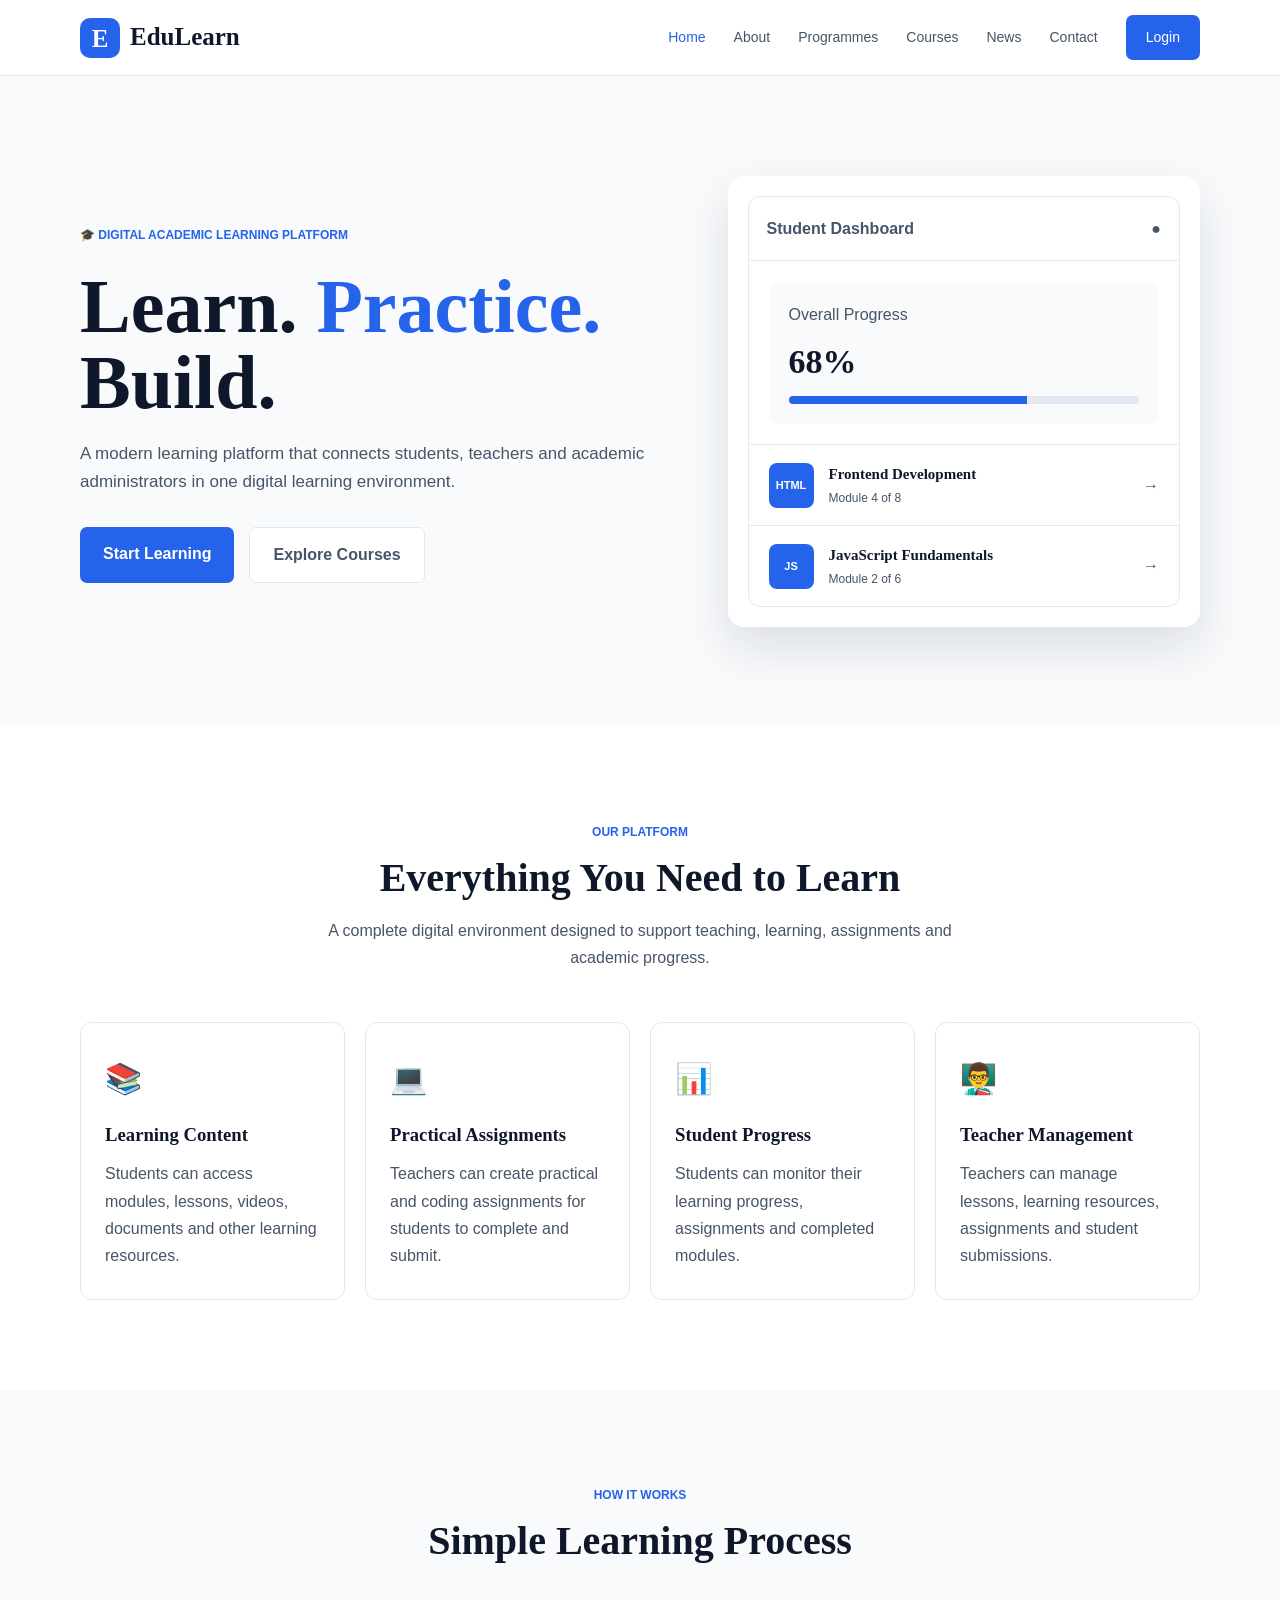
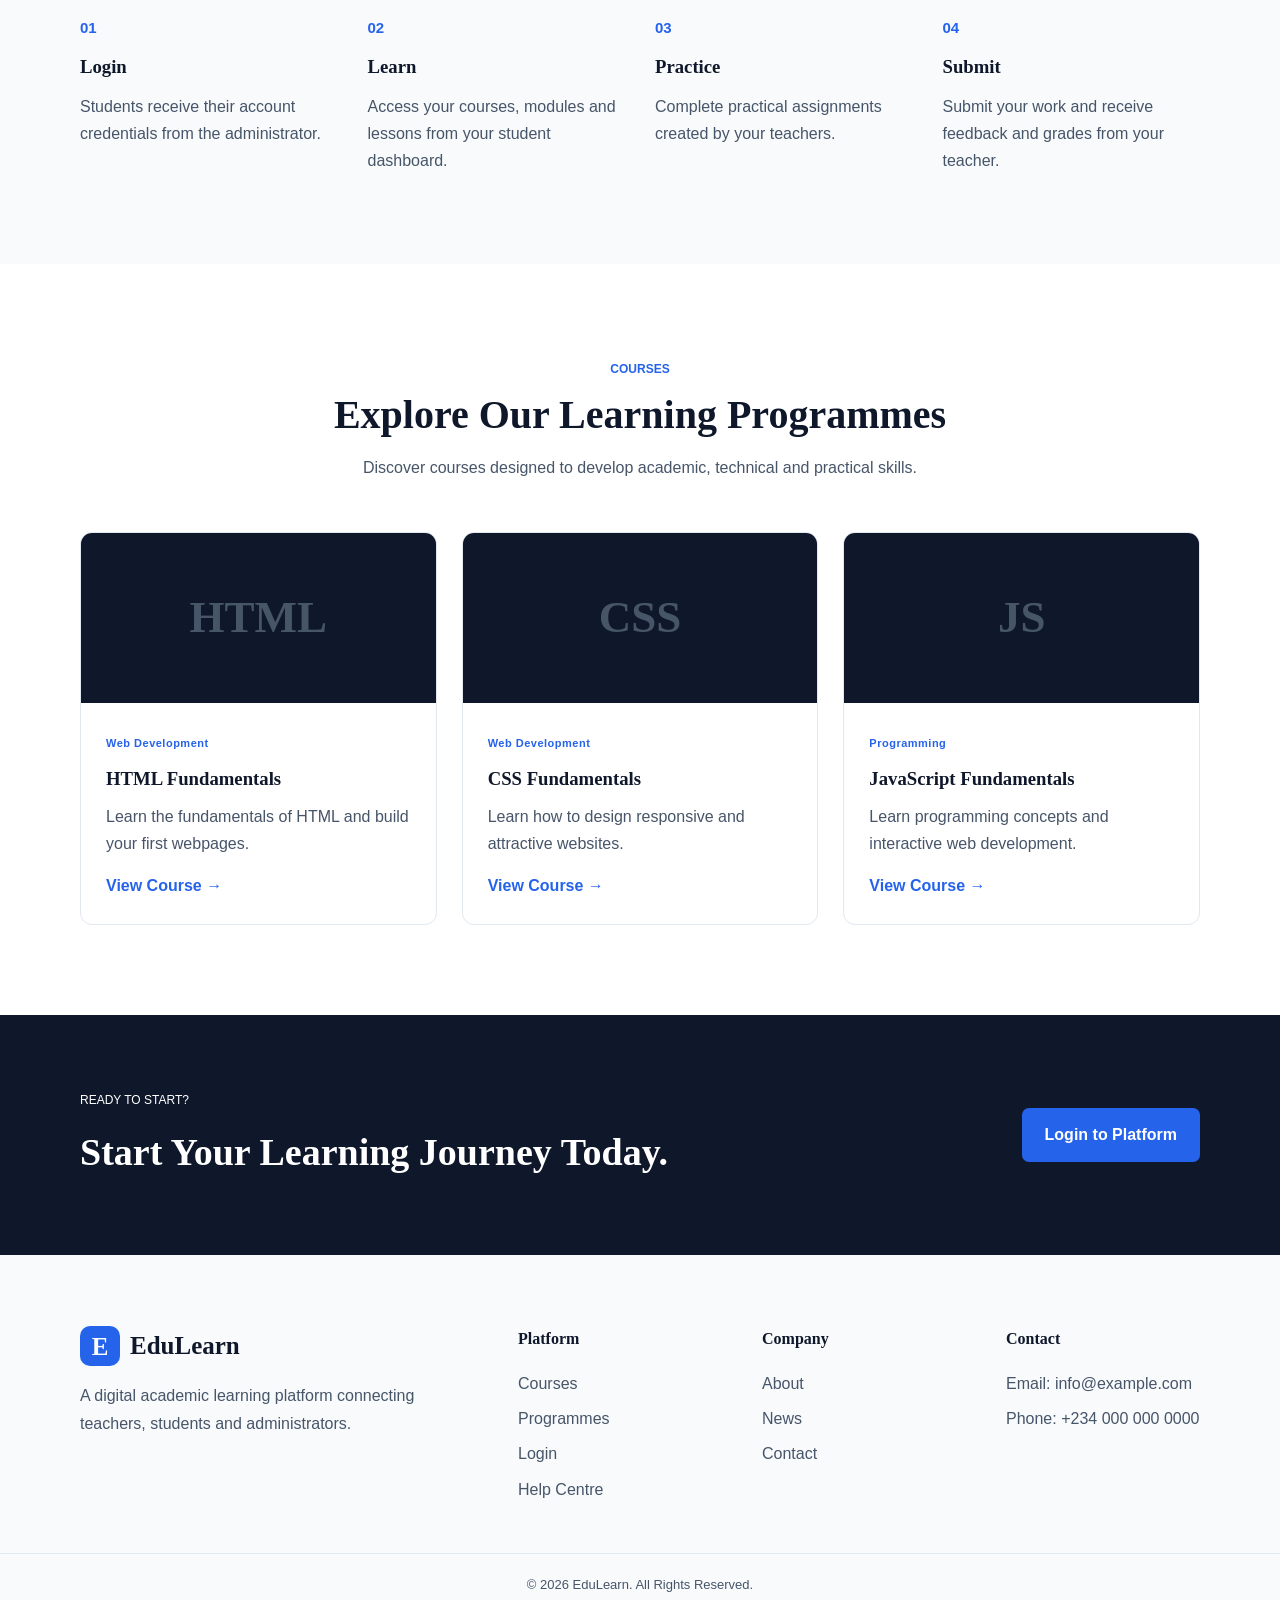
<file: index.html>
<!DOCTYPE html>
<html lang="en">
<head>
    <meta charset="UTF-8">
    <meta name="viewport" content="width=device-width, initial-scale=1.0">

    <title>EduLearn | Academic Learning Platform</title>

    <link rel="stylesheet" href="css/style.css">
    <link rel="stylesheet" href="css/responsive.css">
</head>

<body>

    <!-- ================= HEADER ================= -->

    <header class="header">

        <div class="container nav-container">

            <a href="index.html" class="logo">
                <span class="logo-icon">E</span>
                <span>EduLearn</span>
            </a>

            <nav class="navbar">

                <a href="index.html" class="active">Home</a>
                <a href="about.html">About</a>
                <a href="programmes.html">Programmes</a>
                <a href="courses.html">Courses</a>
                <a href="news.html">News</a>
                <a href="contact.html">Contact</a>

                <a href="auth/login.html" class="login-btn">
                    Login
                </a>

            </nav>

            <button class="menu-btn" id="menuBtn">
                ☰
            </button>

        </div>

    </header>


    <!-- ================= HERO ================= -->

    <main>

        <section class="hero">

            <div class="container hero-content">

                <div class="hero-text">

                    <span class="hero-label">
                        🎓 DIGITAL ACADEMIC LEARNING PLATFORM
                    </span>

                    <h1>
                        Learn.
                        <span>Practice.</span>
                        Build.
                    </h1>

                    <p>
                        A modern learning platform that connects students,
                        teachers and academic administrators in one digital
                        learning environment.
                    </p>

                    <div class="hero-buttons">

                        <a href="auth/login.html" class="primary-btn">
                            Start Learning
                        </a>

                        <a href="courses.html" class="secondary-btn">
                            Explore Courses
                        </a>

                    </div>

                </div>


                <div class="hero-card">

                    <div class="dashboard-preview">

                        <div class="preview-header">
                            <span>Student Dashboard</span>
                            <span>●</span>
                        </div>

                        <div class="progress-card">

                            <p>Overall Progress</p>

                            <h2>68%</h2>

                            <div class="progress-bar">
                                <div class="progress-fill"></div>
                            </div>

                        </div>

                        <div class="preview-course">

                            <div class="course-icon">
                                HTML
                            </div>

                            <div>
                                <h4>Frontend Development</h4>
                                <p>Module 4 of 8</p>
                            </div>

                            <span>→</span>

                        </div>

                        <div class="preview-course">

                            <div class="course-icon">
                                JS
                            </div>

                            <div>
                                <h4>JavaScript Fundamentals</h4>
                                <p>Module 2 of 6</p>
                            </div>

                            <span>→</span>

                        </div>

                    </div>

                </div>

            </div>

        </section>


        <!-- ================= PLATFORM FEATURES ================= -->

        <section class="features section">

            <div class="container">

                <div class="section-heading">

                    <span>OUR PLATFORM</span>

                    <h2>
                        Everything You Need to Learn
                    </h2>

                    <p>
                        A complete digital environment designed to support
                        teaching, learning, assignments and academic progress.
                    </p>

                </div>


                <div class="feature-grid">

                    <article class="feature-card">

                        <div class="feature-icon">
                            📚
                        </div>

                        <h3>Learning Content</h3>

                        <p>
                            Students can access modules, lessons,
                            videos, documents and other learning resources.
                        </p>

                    </article>


                    <article class="feature-card">

                        <div class="feature-icon">
                            💻
                        </div>

                        <h3>Practical Assignments</h3>

                        <p>
                            Teachers can create practical and coding
                            assignments for students to complete and submit.
                        </p>

                    </article>


                    <article class="feature-card">

                        <div class="feature-icon">
                            📊
                        </div>

                        <h3>Student Progress</h3>

                        <p>
                            Students can monitor their learning progress,
                            assignments and completed modules.
                        </p>

                    </article>


                    <article class="feature-card">

                        <div class="feature-icon">
                            👨‍🏫
                        </div>

                        <h3>Teacher Management</h3>

                        <p>
                            Teachers can manage lessons, learning resources,
                            assignments and student submissions.
                        </p>

                    </article>

                </div>

            </div>

        </section>


        <!-- ================= HOW IT WORKS ================= -->

        <section class="how-section section">

            <div class="container">

                <div class="section-heading">

                    <span>HOW IT WORKS</span>

                    <h2>
                        Simple Learning Process
                    </h2>

                </div>


                <div class="steps">

                    <div class="step">

                        <div class="step-number">01</div>

                        <h3>Login</h3>

                        <p>
                            Students receive their account credentials
                            from the administrator.
                        </p>

                    </div>


                    <div class="step">

                        <div class="step-number">02</div>

                        <h3>Learn</h3>

                        <p>
                            Access your courses, modules and lessons
                            from your student dashboard.
                        </p>

                    </div>


                    <div class="step">

                        <div class="step-number">03</div>

                        <h3>Practice</h3>

                        <p>
                            Complete practical assignments created
                            by your teachers.
                        </p>

                    </div>


                    <div class="step">

                        <div class="step-number">04</div>

                        <h3>Submit</h3>

                        <p>
                            Submit your work and receive feedback
                            and grades from your teacher.
                        </p>

                    </div>

                </div>

            </div>

        </section>


        <!-- ================= COURSES ================= -->

        <section class="courses section">

            <div class="container">

                <div class="section-heading">

                    <span>COURSES</span>

                    <h2>
                        Explore Our Learning Programmes
                    </h2>

                    <p>
                        Discover courses designed to develop academic,
                        technical and practical skills.
                    </p>

                </div>


                <div class="course-grid">

                    <article class="course-card">

                        <div class="course-image html-course">
                            HTML
                        </div>

                        <div class="course-content">

                            <span class="course-category">
                                Web Development
                            </span>

                            <h3>
                                HTML Fundamentals
                            </h3>

                            <p>
                                Learn the fundamentals of HTML and
                                build your first webpages.
                            </p>

                            <a href="courses.html">
                                View Course →
                            </a>

                        </div>

                    </article>


                    <article class="course-card">

                        <div class="course-image css-course">
                            CSS
                        </div>

                        <div class="course-content">

                            <span class="course-category">
                                Web Development
                            </span>

                            <h3>
                                CSS Fundamentals
                            </h3>

                            <p>
                                Learn how to design responsive and
                                attractive websites.
                            </p>

                            <a href="courses.html">
                                View Course →
                            </a>

                        </div>

                    </article>


                    <article class="course-card">

                        <div class="course-image js-course">
                            JS
                        </div>

                        <div class="course-content">

                            <span class="course-category">
                                Programming
                            </span>

                            <h3>
                                JavaScript Fundamentals
                            </h3>

                            <p>
                                Learn programming concepts and
                                interactive web development.
                            </p>

                            <a href="courses.html">
                                View Course →
                            </a>

                        </div>

                    </article>

                </div>

            </div>

        </section>


        <!-- ================= CTA ================= -->

        <section class="cta-section">

            <div class="container cta-content">

                <div>

                    <span>
                        READY TO START?
                    </span>

                    <h2>
                        Start Your Learning Journey Today.
                    </h2>

                </div>

                <a href="auth/login.html" class="primary-btn">
                    Login to Platform
                </a>

            </div>

        </section>

    </main>


    <!-- ================= FOOTER ================= -->

    <footer class="footer">

        <div class="container footer-grid">

            <div class="footer-about">

                <a href="index.html" class="logo footer-logo">
                    <span class="logo-icon">E</span>
                    <span>EduLearn</span>
                </a>

                <p>
                    A digital academic learning platform connecting
                    teachers, students and administrators.
                </p>

            </div>


            <div class="footer-links">

                <h4>Platform</h4>

                <a href="courses.html">Courses</a>
                <a href="programmes.html">Programmes</a>
                <a href="auth/login.html">Login</a>
                <a href="#">Help Centre</a>

            </div>


            <div class="footer-links">

                <h4>Company</h4>

                <a href="about.html">About</a>
                <a href="news.html">News</a>
                <a href="contact.html">Contact</a>

            </div>


            <div class="footer-links">

                <h4>Contact</h4>

                <p>Email: info@example.com</p>
                <p>Phone: +234 000 000 0000</p>

            </div>

        </div>


        <div class="footer-bottom">

            <p>
                © 2026 EduLearn. All Rights Reserved.
            </p>

        </div>

    </footer>


    <script src="js/main.js"></script>

</body>
</html>
</file>
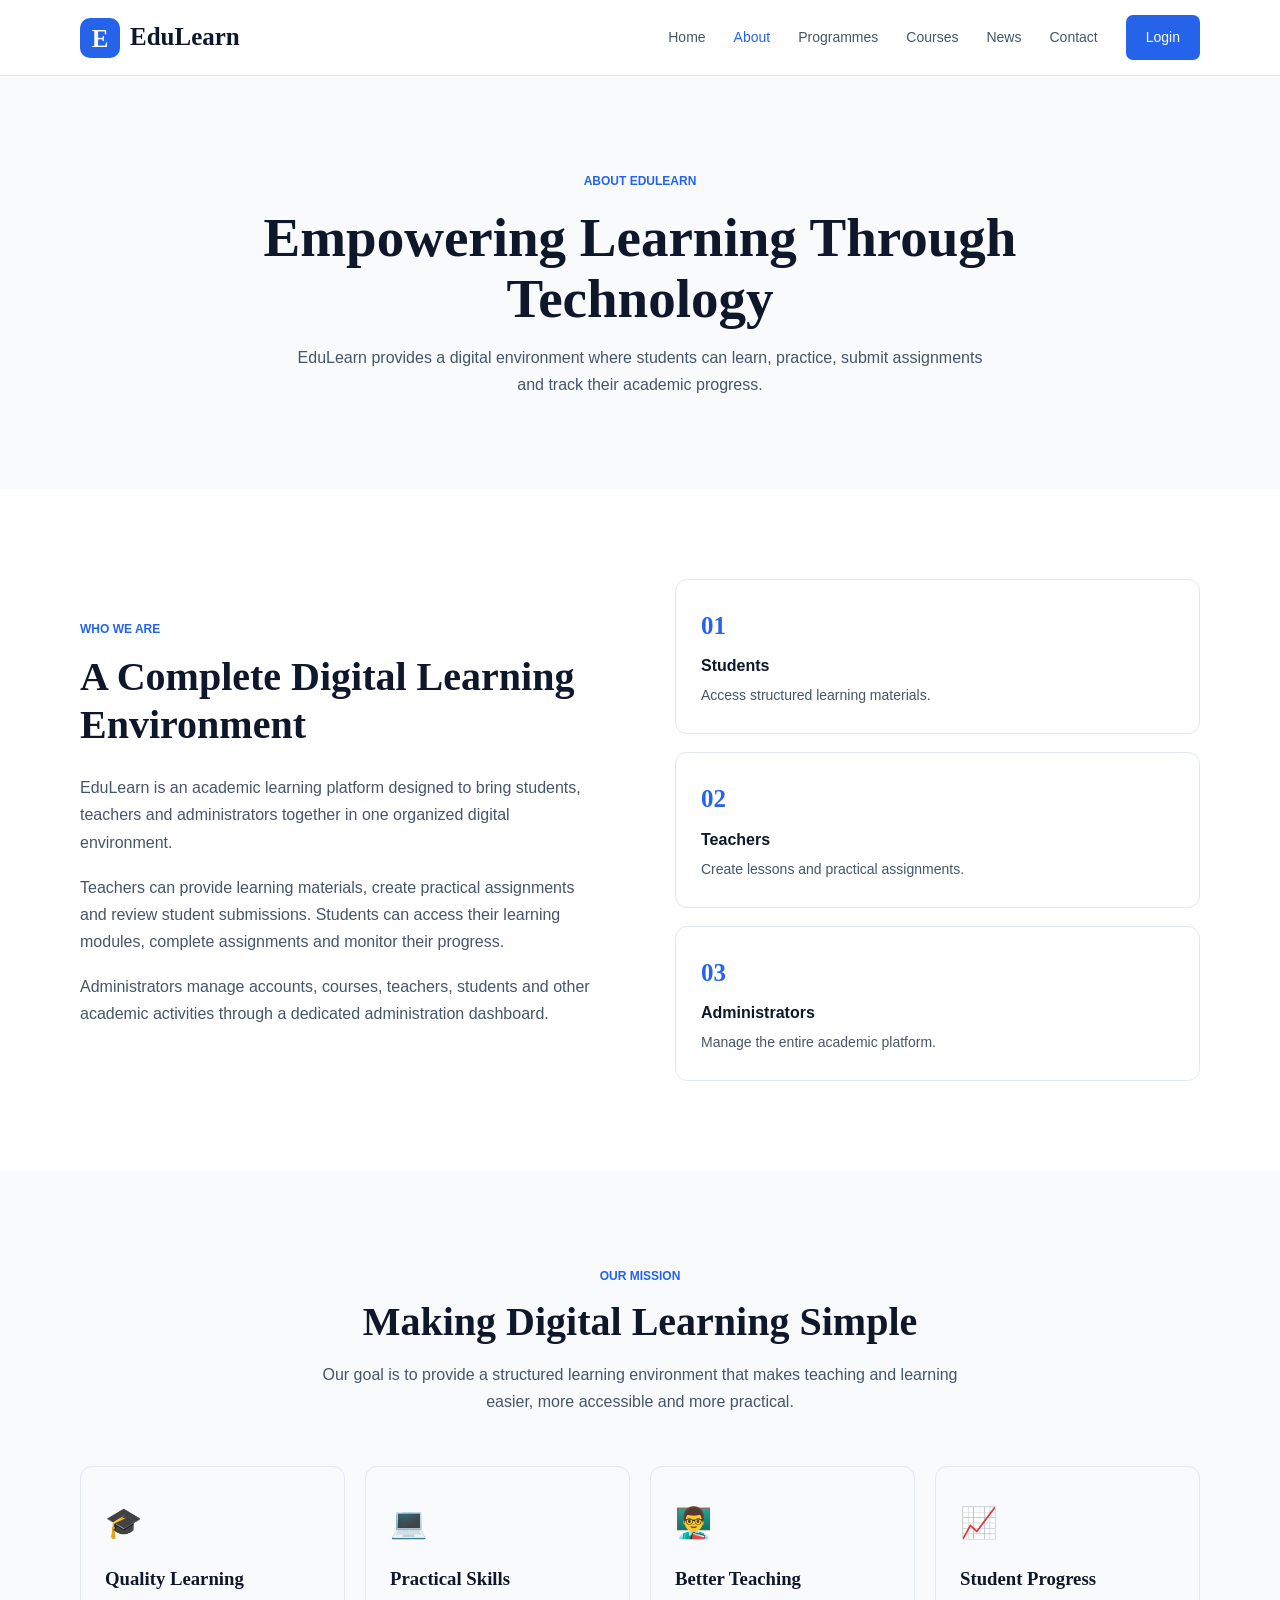
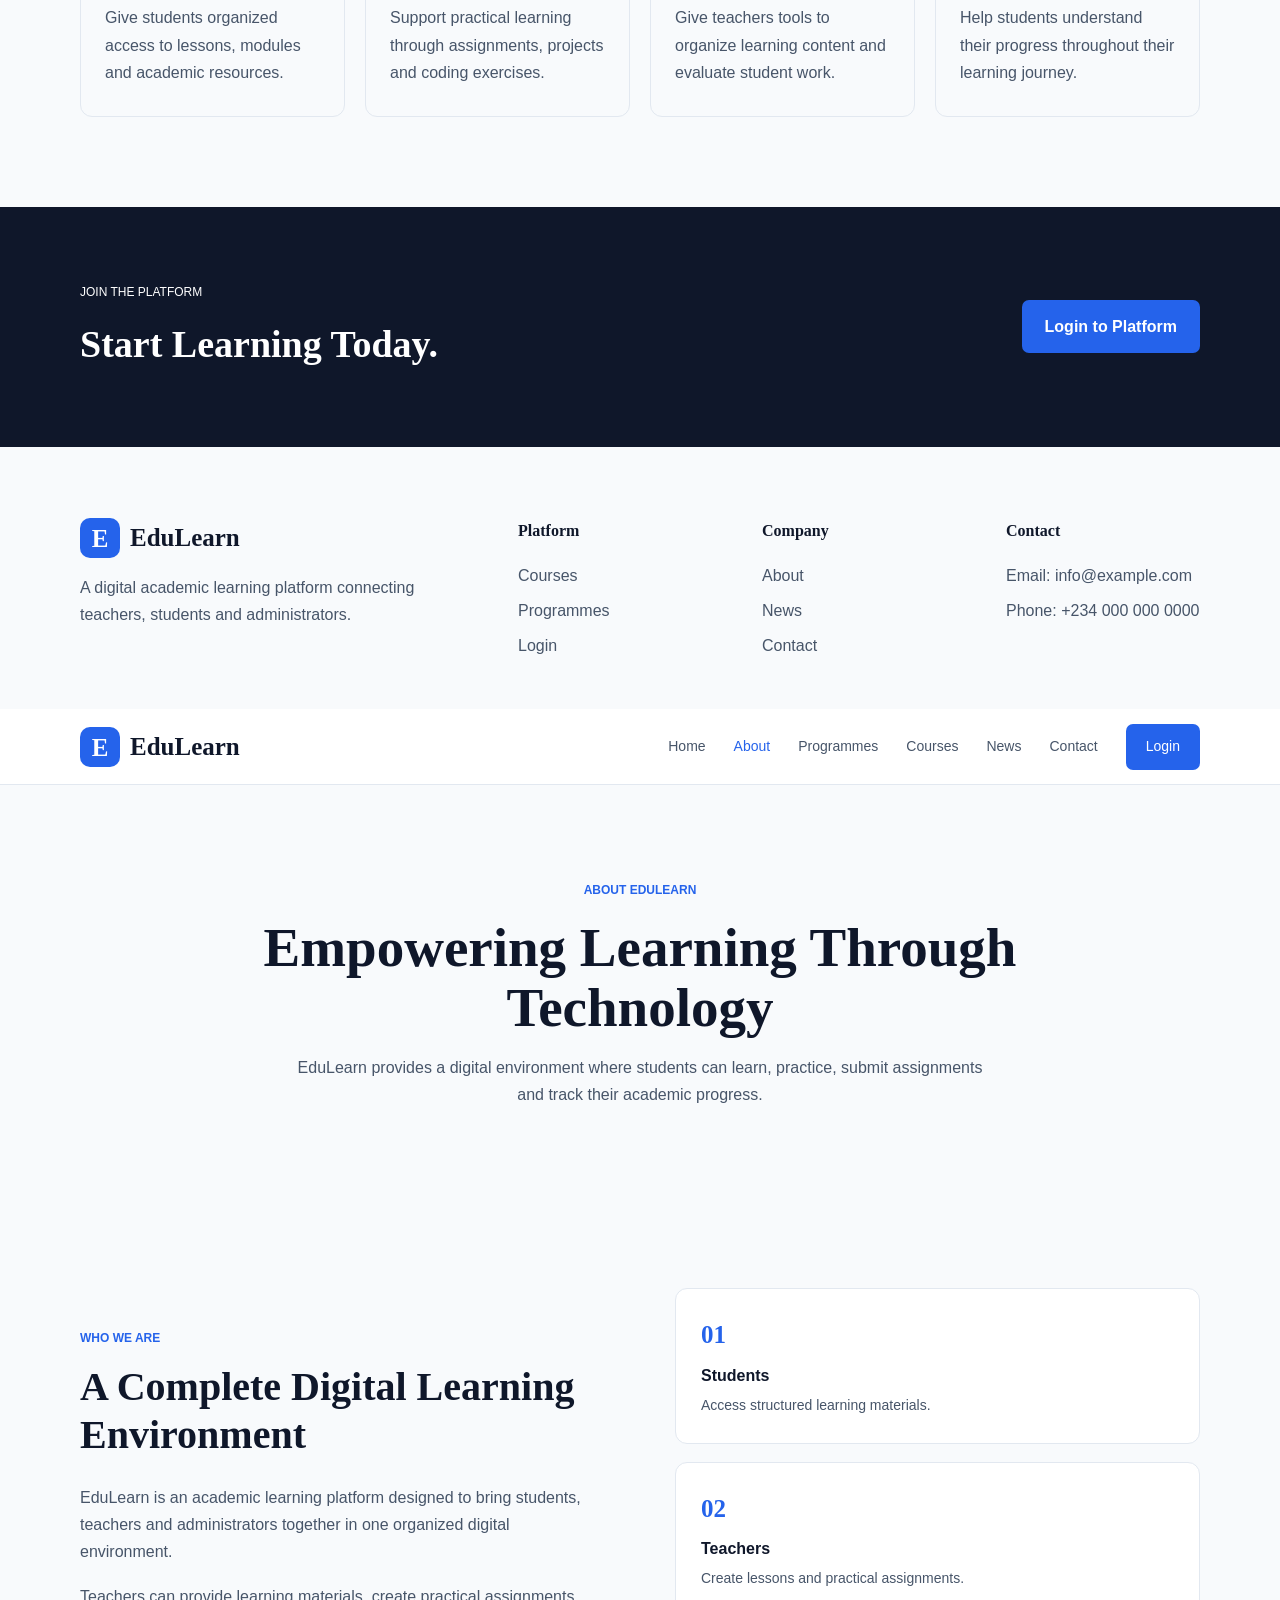
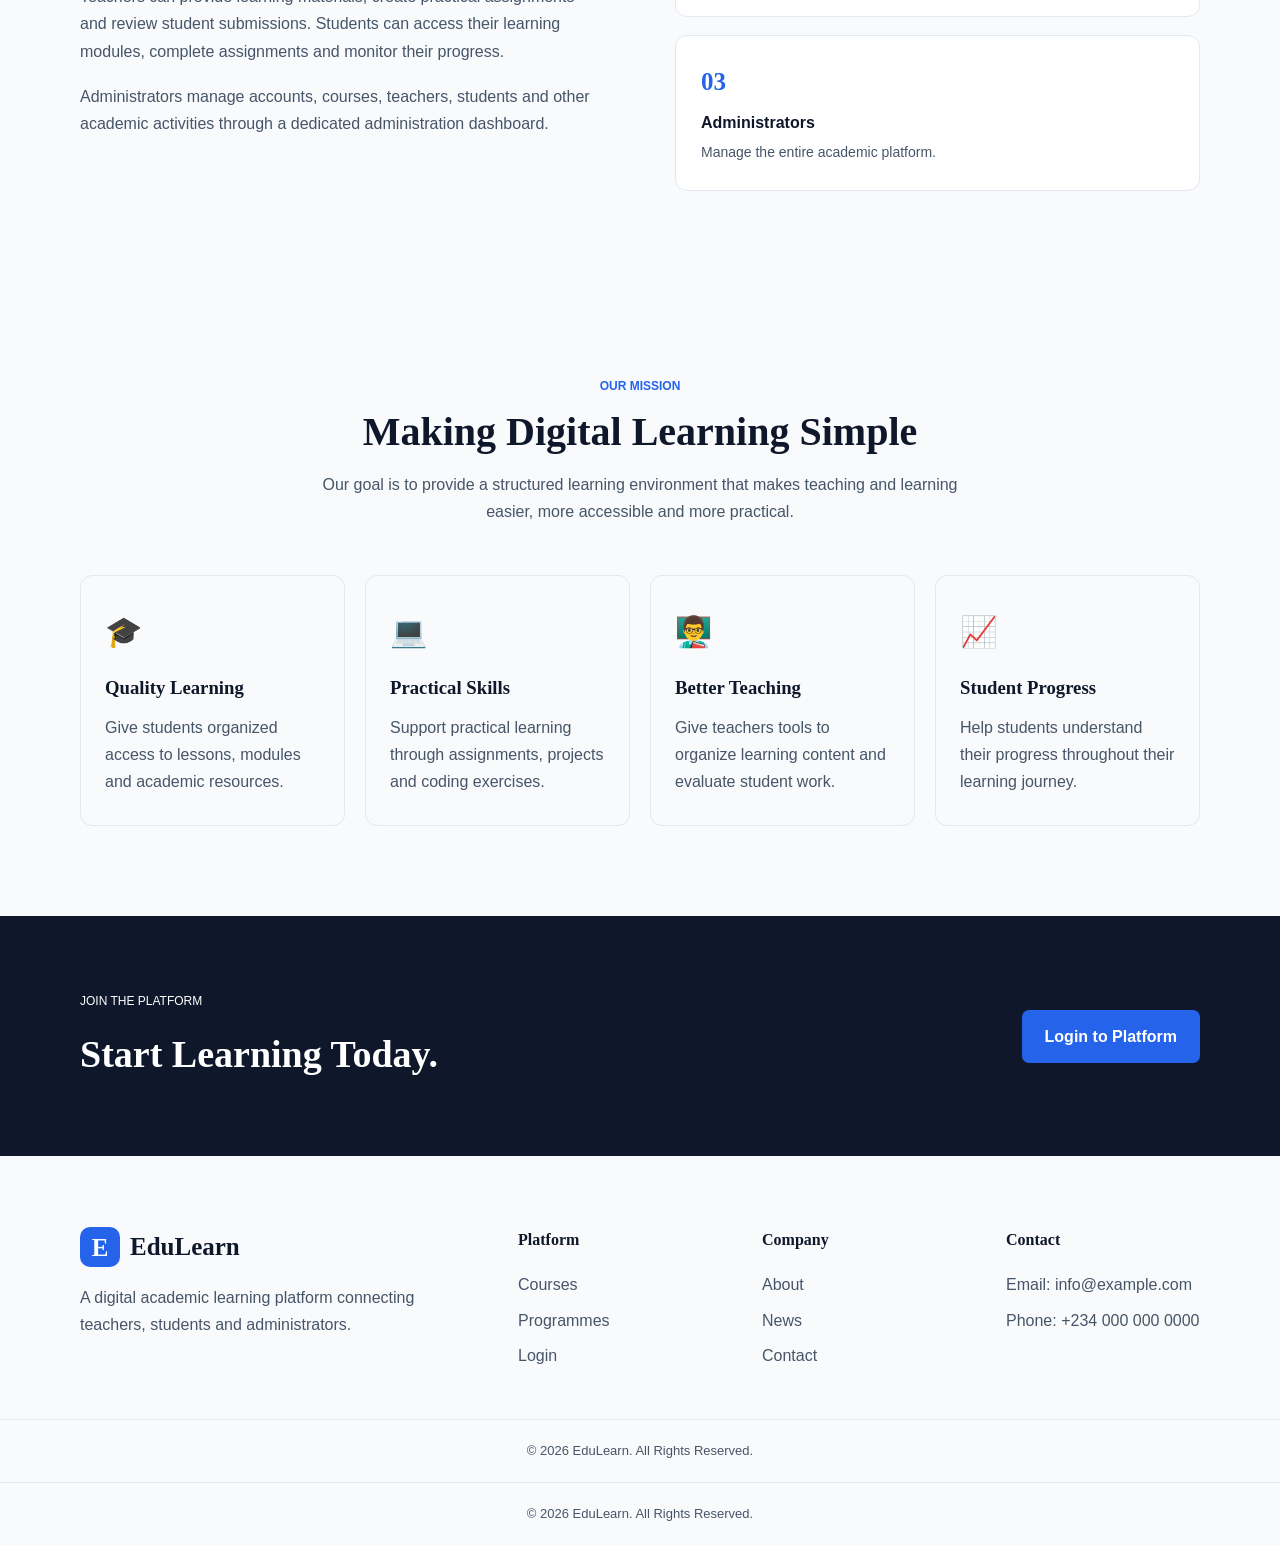
<file: about.html>
<!DOCTYPE html>
<html lang="en">

<head>
    <meta charset="UTF-8">
    <meta name="viewport" content="width=device-width, initial-scale=1.0">

    <title>About Us | EduLearn</title>

    <link rel="stylesheet" href="css/style.css">
    <link rel="stylesheet" href="css/responsive.css">
</head>

<body>

    <!-- HEADER -->

    <header class="header">

        <div class="container nav-container">

            <a href="index.html" class="logo">
                <span class="logo-icon">E</span>
                <span>EduLearn</span>
            </a>

            <nav class="navbar">

                <a href="index.html">Home</a>

                <a href="about.html" class="active">
                    About
                </a>

                <a href="programmes.html">
                    Programmes
                </a>

                <a href="courses.html">
                    Courses
                </a>

                <a href="news.html">
                    News
                </a>

                <a href="contact.html">
                    Contact
                </a>

                <a href="auth/login.html" class="login-btn">
                    Login
                </a>

            </nav>

            <button class="menu-btn" id="menuBtn">
                ☰
            </button>

        </div>

    </header>


    <!-- PAGE HERO -->

    <section class="page-hero">

        <div class="container">

            <span>ABOUT EDULEARN</span>

            <h1>
                Empowering Learning Through Technology
            </h1>

            <p>
                EduLearn provides a digital environment where students
                can learn, practice, submit assignments and track their
                academic progress.
            </p>

        </div>

    </section>


    <!-- ABOUT -->

    <section class="section">

        <div class="container about-grid">

            <div class="about-text">

                <span class="section-label">
                    WHO WE ARE
                </span>

                <h2>
                    A Complete Digital Learning Environment
                </h2>

                <p>
                    EduLearn is an academic learning platform designed
                    to bring students, teachers and administrators
                    together in one organized digital environment.
                </p>

                <p>
                    Teachers can provide learning materials, create
                    practical assignments and review student submissions.
                    Students can access their learning modules, complete
                    assignments and monitor their progress.
                </p>

                <p>
                    Administrators manage accounts, courses, teachers,
                    students and other academic activities through a
                    dedicated administration dashboard.
                </p>

            </div>


            <div class="about-box">

                <div class="about-stat">
                    <strong>01</strong>
                    <span>Students</span>
                    <p>
                        Access structured learning materials.
                    </p>
                </div>

                <div class="about-stat">
                    <strong>02</strong>
                    <span>Teachers</span>
                    <p>
                        Create lessons and practical assignments.
                    </p>
                </div>

                <div class="about-stat">
                    <strong>03</strong>
                    <span>Administrators</span>
                    <p>
                        Manage the entire academic platform.
                    </p>
                </div>

            </div>

        </div>

    </section>


    <!-- OUR MISSION -->

    <section class="how-section section">

        <div class="container">

            <div class="section-heading">

                <span>OUR MISSION</span>

                <h2>
                    Making Digital Learning Simple
                </h2>

                <p>
                    Our goal is to provide a structured learning
                    environment that makes teaching and learning
                    easier, more accessible and more practical.
                </p>

            </div>


            <div class="feature-grid">

                <article class="feature-card">

                    <div class="feature-icon">
                        🎓
                    </div>

                    <h3>
                        Quality Learning
                    </h3>

                    <p>
                        Give students organized access to lessons,
                        modules and academic resources.
                    </p>

                </article>


                <article class="feature-card">

                    <div class="feature-icon">
                        💻
                    </div>

                    <h3>
                        Practical Skills
                    </h3>

                    <p>
                        Support practical learning through assignments,
                        projects and coding exercises.
                    </p>

                </article>


                <article class="feature-card">

                    <div class="feature-icon">
                        👨‍🏫
                    </div>

                    <h3>
                        Better Teaching
                    </h3>

                    <p>
                        Give teachers tools to organize learning
                        content and evaluate student work.
                    </p>

                </article>


                <article class="feature-card">

                    <div class="feature-icon">
                        📈
                    </div>

                    <h3>
                        Student Progress
                    </h3>

                    <p>
                        Help students understand their progress
                        throughout their learning journey.
                    </p>

                </article>

            </div>

        </div>

    </section>


    <!-- CTA -->

    <section class="cta-section">

        <div class="container cta-content">

            <div>

                <span>
                    JOIN THE PLATFORM
                </span>

                <h2>
                    Start Learning Today.
                </h2>

            </div>

            <a href="auth/login.html" class="primary-btn">
                Login to Platform
            </a>

        </div>

    </section>


    <!-- FOOTER -->

    <footer class="footer">

        <div class="container footer-grid">

            <div class="footer-about">

                <a href="index.html" class="logo footer-logo">

                    <span class="logo-icon">
                        E
                    </span>

                    <span>
                        EduLearn
                    </span>

                </a>

                <p>
                    A digital academic learning platform connecting
                    teachers, students and administrators.
                </p>

            </div>


            <div class="footer-links">

                <h4>
                    Platform
                </h4>

                <a href="courses.html">
                    Courses
                </a>

                <a href="programmes.html">
                    Programmes
                </a>

                <a href="auth/login.html">
                    Login
                </a>

            </div>


            <div class="footer-links">

                <h4>
                    Company
                </h4>

                <a href="about.html">
                    About
                </a>

                <a href="news.html">
                    News
                </a>

                <a href="contact.html">
                    Contact
                </a>

            </div>


            <div class="footer-links">

                <h4>
                    Contact
                </h4>

                <p>
                    Email: info@example.com
                </p>

                <p>
                    Phone: +234 000 000 0000
                </p>

            </div>

        </div>

<!DOCTYPE html>
<html lang="en">

<head>
    <meta charset="UTF-8">
    <meta name="viewport" content="width=device-width, initial-scale=1.0">

    <title>About Us | EduLearn</title>

    <link rel="stylesheet" href="css/style.css">
    <link rel="stylesheet" href="css/responsive.css">
</head>

<body>

    <!-- HEADER -->

    <header class="header">

        <div class="container nav-container">

            <a href="index.html" class="logo">
                <span class="logo-icon">E</span>
                <span>EduLearn</span>
            </a>

            <nav class="navbar">

                <a href="index.html">Home</a>

                <a href="about.html" class="active">
                    About
                </a>

                <a href="programmes.html">
                    Programmes
                </a>

                <a href="courses.html">
                    Courses
                </a>

                <a href="news.html">
                    News
                </a>

                <a href="contact.html">
                    Contact
                </a>

                <a href="auth/login.html" class="login-btn">
                    Login
                </a>

            </nav>

            <button class="menu-btn" id="menuBtn">
                ☰
            </button>

        </div>

    </header>


    <!-- PAGE HERO -->

    <section class="page-hero">

        <div class="container">

            <span>ABOUT EDULEARN</span>

            <h1>
                Empowering Learning Through Technology
            </h1>

            <p>
                EduLearn provides a digital environment where students
                can learn, practice, submit assignments and track their
                academic progress.
            </p>

        </div>

    </section>


    <!-- ABOUT -->

    <section class="section">

        <div class="container about-grid">

            <div class="about-text">

                <span class="section-label">
                    WHO WE ARE
                </span>

                <h2>
                    A Complete Digital Learning Environment
                </h2>

                <p>
                    EduLearn is an academic learning platform designed
                    to bring students, teachers and administrators
                    together in one organized digital environment.
                </p>

                <p>
                    Teachers can provide learning materials, create
                    practical assignments and review student submissions.
                    Students can access their learning modules, complete
                    assignments and monitor their progress.
                </p>

                <p>
                    Administrators manage accounts, courses, teachers,
                    students and other academic activities through a
                    dedicated administration dashboard.
                </p>

            </div>


            <div class="about-box">

                <div class="about-stat">
                    <strong>01</strong>
                    <span>Students</span>
                    <p>
                        Access structured learning materials.
                    </p>
                </div>

                <div class="about-stat">
                    <strong>02</strong>
                    <span>Teachers</span>
                    <p>
                        Create lessons and practical assignments.
                    </p>
                </div>

                <div class="about-stat">
                    <strong>03</strong>
                    <span>Administrators</span>
                    <p>
                        Manage the entire academic platform.
                    </p>
                </div>

            </div>

        </div>

    </section>


    <!-- OUR MISSION -->

    <section class="how-section section">

        <div class="container">

            <div class="section-heading">

                <span>OUR MISSION</span>

                <h2>
                    Making Digital Learning Simple
                </h2>

                <p>
                    Our goal is to provide a structured learning
                    environment that makes teaching and learning
                    easier, more accessible and more practical.
                </p>

            </div>


            <div class="feature-grid">

                <article class="feature-card">

                    <div class="feature-icon">
                        🎓
                    </div>

                    <h3>
                        Quality Learning
                    </h3>

                    <p>
                        Give students organized access to lessons,
                        modules and academic resources.
                    </p>

                </article>


                <article class="feature-card">

                    <div class="feature-icon">
                        💻
                    </div>

                    <h3>
                        Practical Skills
                    </h3>

                    <p>
                        Support practical learning through assignments,
                        projects and coding exercises.
                    </p>

                </article>


                <article class="feature-card">

                    <div class="feature-icon">
                        👨‍🏫
                    </div>

                    <h3>
                        Better Teaching
                    </h3>

                    <p>
                        Give teachers tools to organize learning
                        content and evaluate student work.
                    </p>

                </article>


                <article class="feature-card">

                    <div class="feature-icon">
                        📈
                    </div>

                    <h3>
                        Student Progress
                    </h3>

                    <p>
                        Help students understand their progress
                        throughout their learning journey.
                    </p>

                </article>

            </div>

        </div>

    </section>


    <!-- CTA -->

    <section class="cta-section">

        <div class="container cta-content">

            <div>

                <span>
                    JOIN THE PLATFORM
                </span>

                <h2>
                    Start Learning Today.
                </h2>

            </div>

            <a href="auth/login.html" class="primary-btn">
                Login to Platform
            </a>

        </div>

    </section>


    <!-- FOOTER -->

    <footer class="footer">

        <div class="container footer-grid">

            <div class="footer-about">

                <a href="index.html" class="logo footer-logo">

                    <span class="logo-icon">
                        E
                    </span>

                    <span>
                        EduLearn
                    </span>

                </a>

                <p>
                    A digital academic learning platform connecting
                    teachers, students and administrators.
                </p>

            </div>


            <div class="footer-links">

                <h4>
                    Platform
                </h4>

                <a href="courses.html">
                    Courses
                </a>

                <a href="programmes.html">
                    Programmes
                </a>

                <a href="auth/login.html">
                    Login
                </a>

            </div>


            <div class="footer-links">

                <h4>
                    Company
                </h4>

                <a href="about.html">
                    About
                </a>

                <a href="news.html">
                    News
                </a>

                <a href="contact.html">
                    Contact
                </a>

            </div>


            <div class="footer-links">

                <h4>
                    Contact
                </h4>

                <p>
                    Email: info@example.com
                </p>

                <p>
                    Phone: +234 000 000 0000
                </p>

            </div>

        </div>


        <div class="footer-bottom">

            <p>
                © 2026 EduLearn. All Rights Reserved.
            </p>

        </div>

    </footer>


    <script src="js/main.js"></script>

</body>

</html>
        <div class="footer-bottom">

            <p>
                © 2026 EduLearn. All Rights Reserved.
            </p>

        </div>

    </footer>


    <script src="js/main.js"></script>

</body>

  </html>
</file>
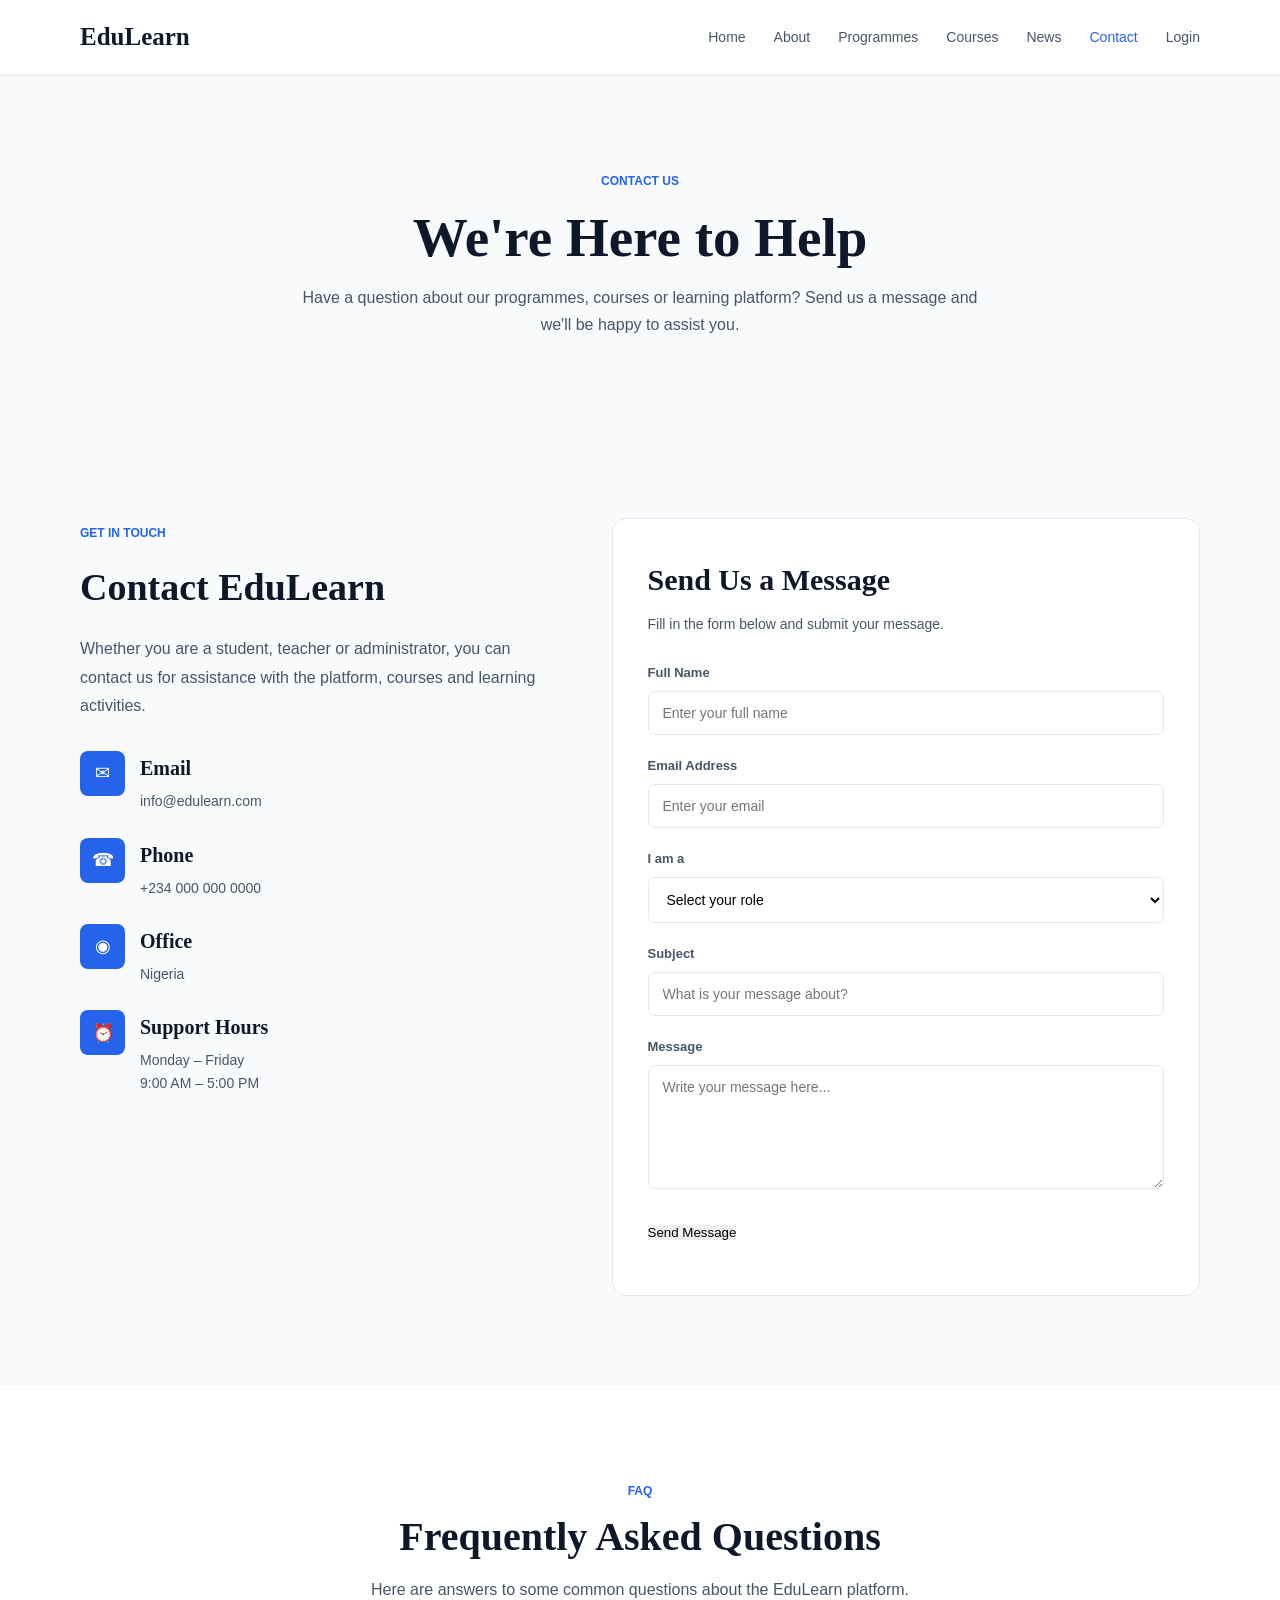
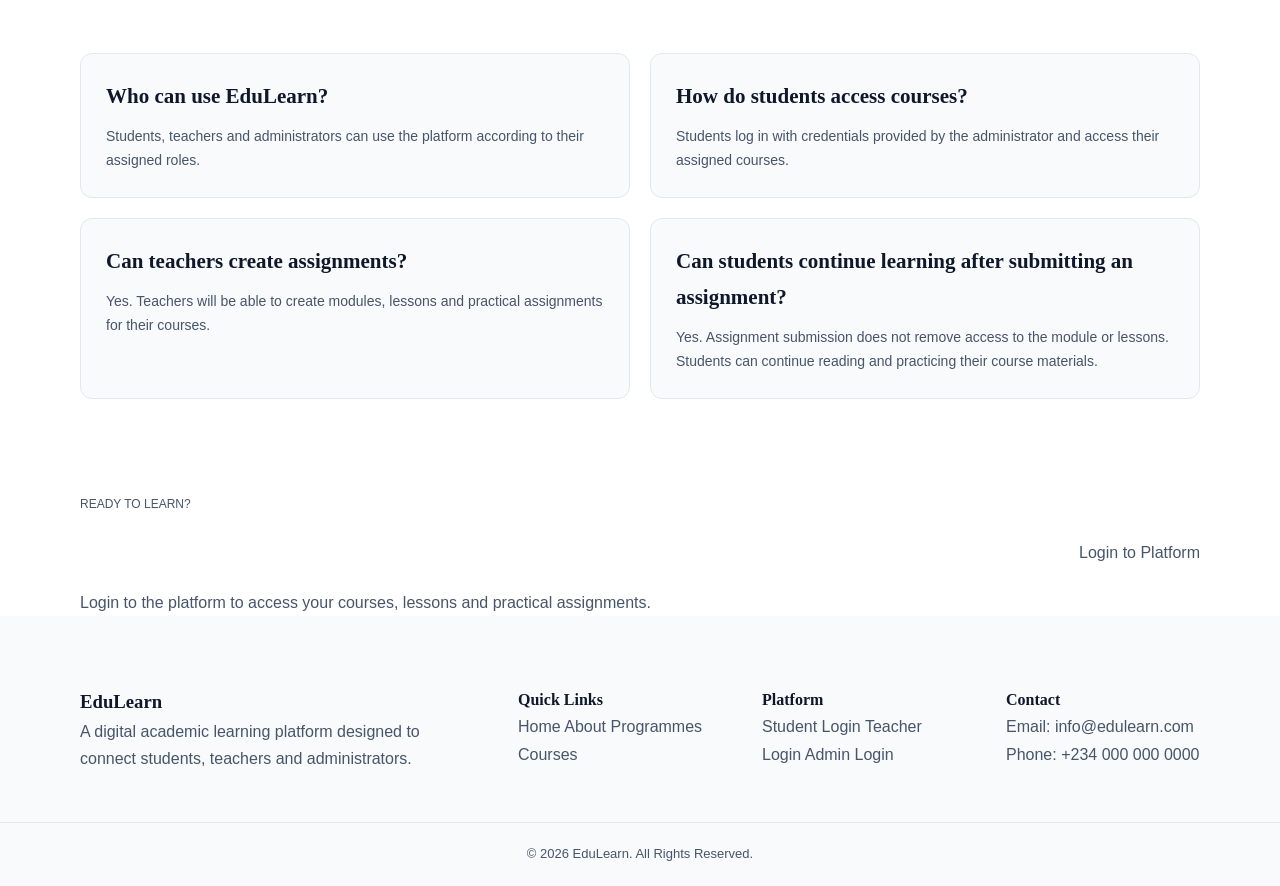
<file: contact.html>
<!DOCTYPE html>
<html lang="en">

<head>

    <meta charset="UTF-8">
    <meta name="viewport" content="width=device-width, initial-scale=1.0">

    <title>Contact Us | EduLearn</title>

    <link rel="stylesheet" href="css/style.css">
    <link rel="stylesheet" href="css/responsive.css">

</head>


<body>


<!-- ================= HEADER ================= -->

<header class="header">

    <div class="container nav-container">

        <a href="index.html" class="logo">
            EduLearn
        </a>


        <button class="menu-btn" id="menuBtn">
            ☰
        </button>


        <nav class="navbar">

            <a href="index.html">
                Home
            </a>

            <a href="about.html">
                About
            </a>

            <a href="programmes.html">
                Programmes
            </a>

            <a href="courses.html">
                Courses
            </a>

            <a href="news.html">
                News
            </a>

            <a href="contact.html" class="active">
                Contact
            </a>

            <a href="auth/login.html" class="nav-login">
                Login
            </a>

        </nav>

    </div>

</header>



<!-- ================= PAGE HERO ================= -->

<section class="page-hero">

    <div class="container">

        <span>
            CONTACT US
        </span>

        <h1>
            We're Here to Help
        </h1>

        <p>
            Have a question about our programmes, courses or
            learning platform? Send us a message and we'll be
            happy to assist you.
        </p>

    </div>

</section>



<!-- ================= CONTACT SECTION ================= -->

<section class="section contact-section">

    <div class="container">

        <div class="contact-grid">


            <!-- CONTACT INFORMATION -->

            <div class="contact-information">

                <span class="section-label">
                    GET IN TOUCH
                </span>

                <h2>
                    Contact EduLearn
                </h2>

                <p>
                    Whether you are a student, teacher or administrator,
                    you can contact us for assistance with the platform,
                    courses and learning activities.
                </p>


                <div class="contact-item">

                    <div class="contact-icon">
                        ✉
                    </div>

                    <div>

                        <h3>
                            Email
                        </h3>

                        <p>
                            info@edulearn.com
                        </p>

                    </div>

                </div>


                <div class="contact-item">

                    <div class="contact-icon">
                        ☎
                    </div>

                    <div>

                        <h3>
                            Phone
                        </h3>

                        <p>
                            +234 000 000 0000
                        </p>

                    </div>

                </div>


                <div class="contact-item">

                    <div class="contact-icon">
                        ◉
                    </div>

                    <div>

                        <h3>
                            Office
                        </h3>

                        <p>
                            Nigeria
                        </p>

                    </div>

                </div>


                <div class="contact-item">

                    <div class="contact-icon">
                        ⏰
                    </div>

                    <div>

                        <h3>
                            Support Hours
                        </h3>

                        <p>
                            Monday – Friday<br>
                            9:00 AM – 5:00 PM
                        </p>

                    </div>

                </div>

            </div>



            <!-- CONTACT FORM -->

            <div class="contact-form-box">

                <h2>
                    Send Us a Message
                </h2>

                <p>
                    Fill in the form below and submit your message.
                </p>


                <form id="contactForm">


                    <div class="form-group">

                        <label for="name">
                            Full Name
                        </label>

                        <input
                            type="text"
                            id="name"
                            name="name"
                            placeholder="Enter your full name"
                            required
                        >

                    </div>


                    <div class="form-group">

                        <label for="email">
                            Email Address
                        </label>

                        <input
                            type="email"
                            id="email"
                            name="email"
                            placeholder="Enter your email"
                            required
                        >

                    </div>


                    <div class="form-group">

                        <label for="role">
                            I am a
                        </label>

                        <select id="role" name="role">

                            <option value="">
                                Select your role
                            </option>

                            <option value="student">
                                Student
                            </option>

                            <option value="teacher">
                                Teacher
                            </option>

                            <option value="administrator">
                                Administrator
                            </option>

                            <option value="visitor">
                                Visitor
                            </option>

                        </select>

                    </div>


                    <div class="form-group">

                        <label for="subject">
                            Subject
                        </label>

                        <input
                            type="text"
                            id="subject"
                            name="subject"
                            placeholder="What is your message about?"
                            required
                        >

                    </div>


                    <div class="form-group">

                        <label for="message">
                            Message
                        </label>

                        <textarea
                            id="message"
                            name="message"
                            rows="6"
                            placeholder="Write your message here..."
                            required
                        ></textarea>

                    </div>


                    <button
                        type="submit"
                        class="btn btn-primary contact-submit"
                    >
                        Send Message
                    </button>


                    <p id="formMessage" class="form-message"></p>

                </form>

            </div>

        </div>

    </div>

</section>



<!-- ================= FAQ ================= -->

<section class="section faq-section">

    <div class="container">

        <div class="section-heading">

            <span class="section-label">
                FAQ
            </span>

            <h2>
                Frequently Asked Questions
            </h2>

            <p>
                Here are answers to some common questions about
                the EduLearn platform.
            </p>

        </div>


        <div class="faq-grid">


            <div class="faq-card">

                <h3>
                    Who can use EduLearn?
                </h3>

                <p>
                    Students, teachers and administrators can use
                    the platform according to their assigned roles.
                </p>

            </div>


            <div class="faq-card">

                <h3>
                    How do students access courses?
                </h3>

                <p>
                    Students log in with credentials provided by
                    the administrator and access their assigned courses.
                </p>

            </div>


            <div class="faq-card">

                <h3>
                    Can teachers create assignments?
                </h3>

                <p>
                    Yes. Teachers will be able to create modules,
                    lessons and practical assignments for their courses.
                </p>

            </div>


            <div class="faq-card">

                <h3>
                    Can students continue learning after submitting
                    an assignment?
                </h3>

                <p>
                    Yes. Assignment submission does not remove access
                    to the module or lessons. Students can continue
                    reading and practicing their course materials.
                </p>

            </div>


        </div>

    </div>

</section>



<!-- ================= CTA ================= -->

<section class="cta">

    <div class="container cta-content">

        <div>

            <span>
                READY TO LEARN?
            </span>

            <h2>
                Start Your Learning Journey
            </h2>

            <p>
                Login to the platform to access your courses,
                lessons and practical assignments.
            </p>

        </div>


        <a href="auth/login.html" class="btn btn-light">
            Login to Platform
        </a>

    </div>

</section>



<!-- ================= FOOTER ================= -->

<footer class="footer">

    <div class="container footer-grid">


        <div>

            <h3>
                EduLearn
            </h3>

            <p>
                A digital academic learning platform designed to
                connect students, teachers and administrators.
            </p>

        </div>


        <div>

            <h4>
                Quick Links
            </h4>

            <a href="index.html">
                Home
            </a>

            <a href="about.html">
                About
            </a>

            <a href="programmes.html">
                Programmes
            </a>

            <a href="courses.html">
                Courses
            </a>

        </div>


        <div>

            <h4>
                Platform
            </h4>

            <a href="auth/login.html">
                Student Login
            </a>

            <a href="auth/login.html">
                Teacher Login
            </a>

            <a href="auth/login.html">
                Admin Login
            </a>

        </div>


        <div>

            <h4>
                Contact
            </h4>

            <p>
                Email: info@edulearn.com
            </p>

            <p>
                Phone: +234 000 000 0000
            </p>

        </div>


    </div>


    <div class="footer-bottom">

        <p>
            © 2026 EduLearn. All Rights Reserved.
        </p>

    </div>

</footer>



<script src="js/main.js"></script>


<!-- CONTACT FORM FRONTEND HANDLER -->

<script>

const contactForm = document.getElementById("contactForm");

const formMessage = document.getElementById("formMessage");


contactForm.addEventListener("submit", function(event) {

    event.preventDefault();


    formMessage.textContent =
        "Thank you! Your message has been received.";


    contactForm.reset();

});

</script>


</body>

          </html>
</file>
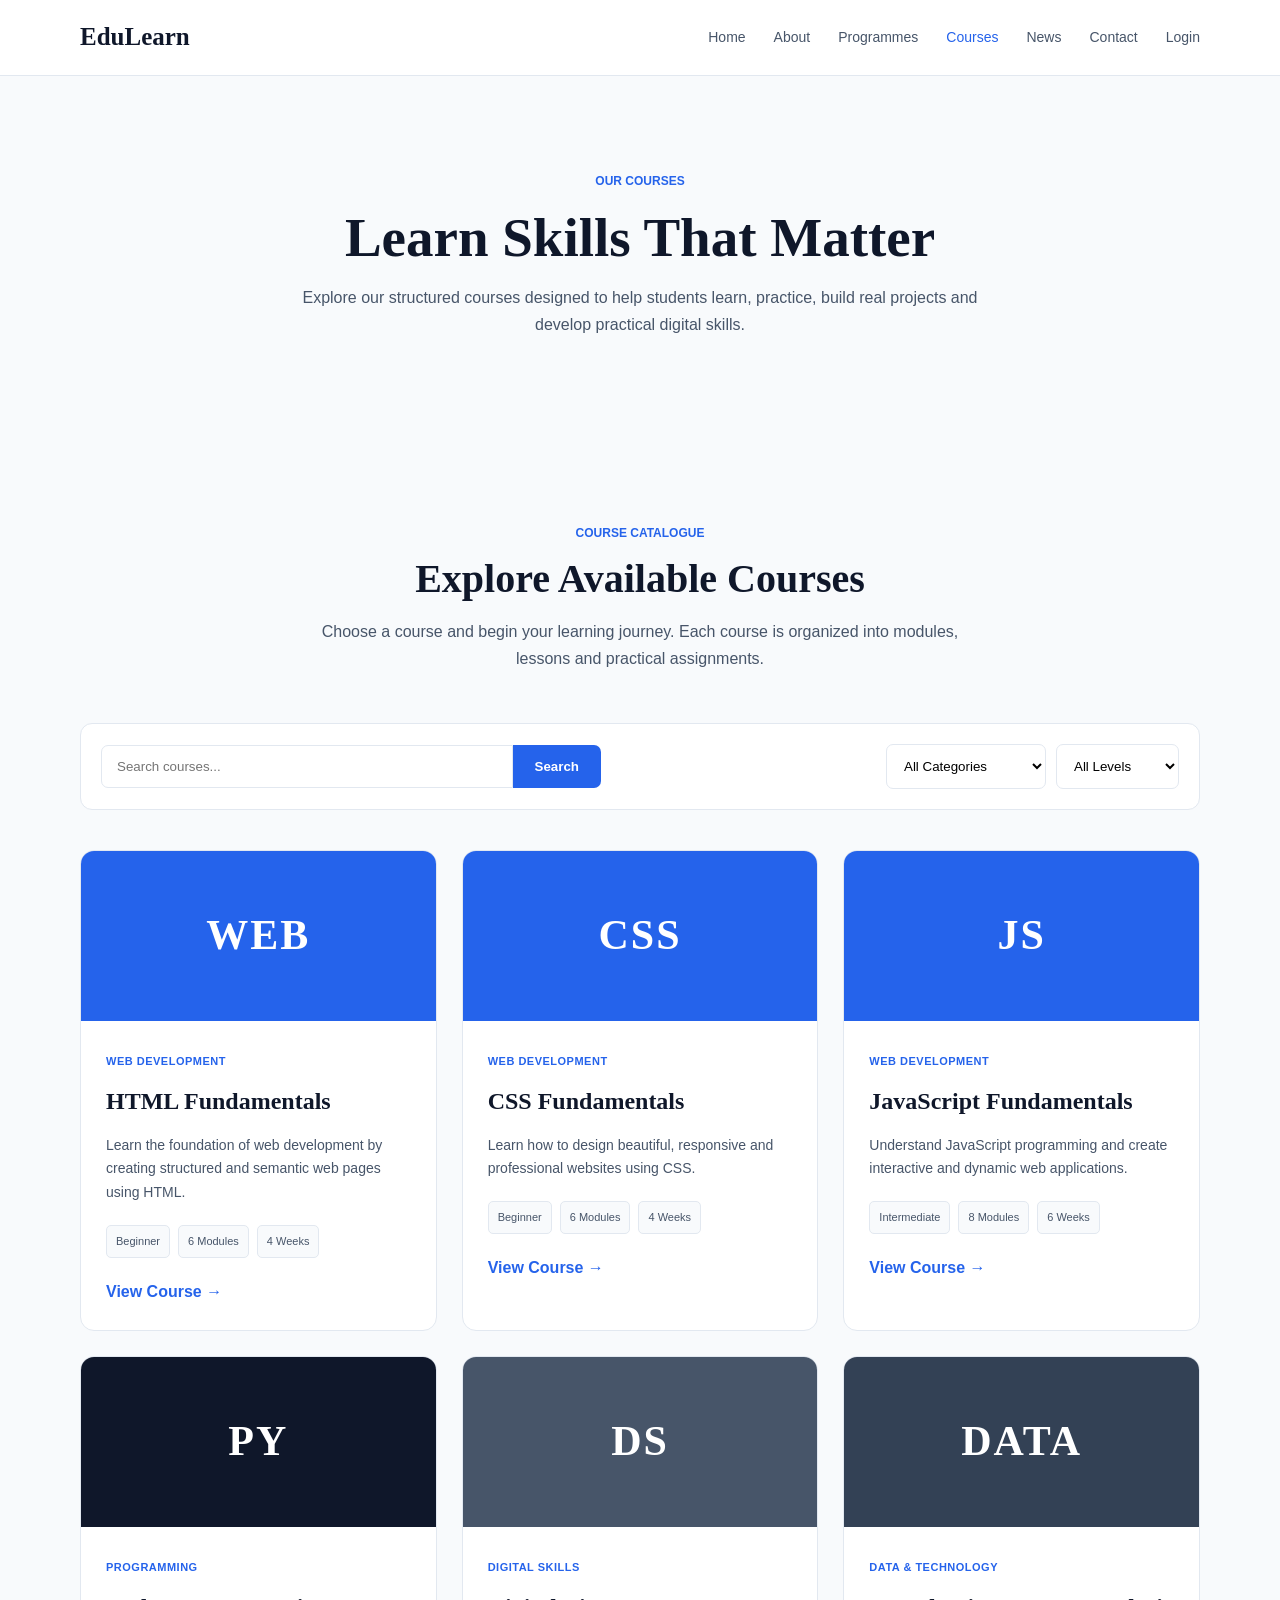
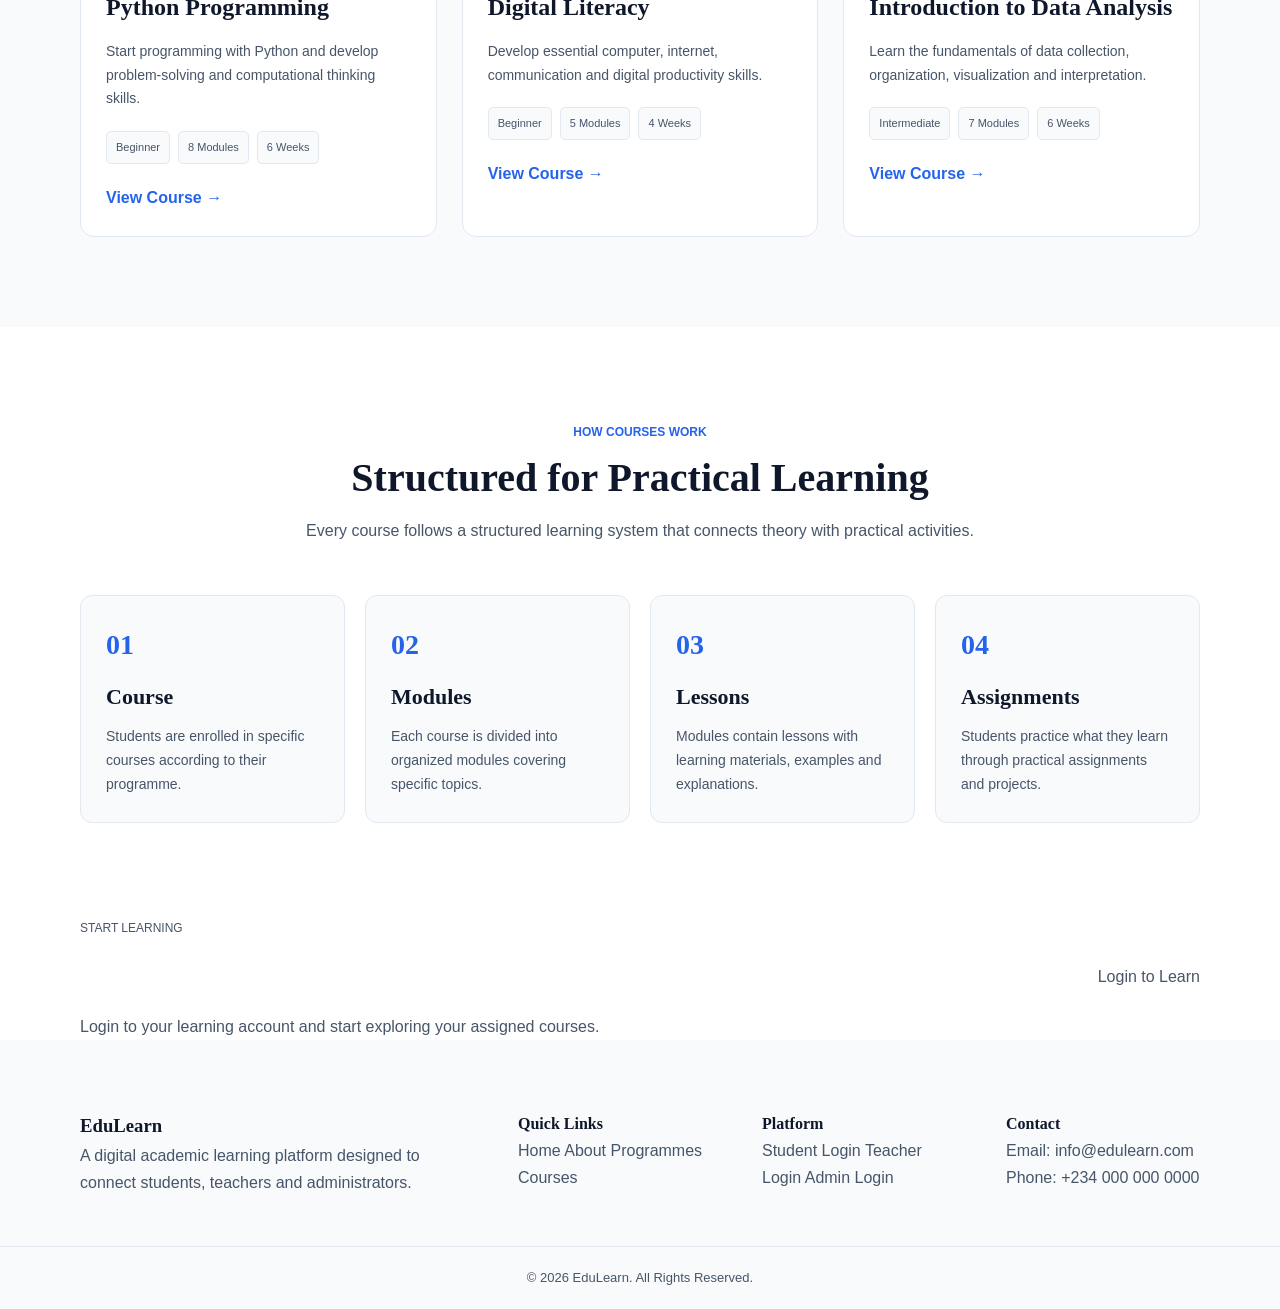
<file: courses.html>
<!DOCTYPE html>
<html lang="en">
<head>
    <meta charset="UTF-8">
    <meta name="viewport" content="width=device-width, initial-scale=1.0">

    <title>Courses | EduLearn</title>

    <link rel="stylesheet" href="css/style.css">
    <link rel="stylesheet" href="css/responsive.css">
</head>

<body>

<!-- ================= HEADER ================= -->
<header class="header">

    <div class="container nav-container">

        <a href="index.html" class="logo">
            EduLearn
        </a>

        <button class="menu-btn" id="menuBtn">
            ☰
        </button>

        <nav class="navbar">

            <a href="index.html">Home</a>

            <a href="about.html">About</a>

            <a href="programmes.html">Programmes</a>

            <a href="courses.html" class="active">Courses</a>

            <a href="news.html">News</a>

            <a href="contact.html">Contact</a>

            <a href="auth/login.html" class="nav-login">
                Login
            </a>

        </nav>

    </div>

</header>


<!-- ================= PAGE HERO ================= -->
<section class="page-hero">

    <div class="container">

        <span>OUR COURSES</span>

        <h1>
            Learn Skills That Matter
        </h1>

        <p>
            Explore our structured courses designed to help students
            learn, practice, build real projects and develop practical
            digital skills.
        </p>

    </div>

</section>


<!-- ================= COURSE CATALOGUE ================= -->
<section class="section courses-catalogue">

    <div class="container">

        <div class="section-heading">

            <span class="section-label">
                COURSE CATALOGUE
            </span>

            <h2>
                Explore Available Courses
            </h2>

            <p>
                Choose a course and begin your learning journey.
                Each course is organized into modules, lessons and
                practical assignments.
            </p>

        </div>


        <!-- SEARCH / FILTER -->
        <div class="course-filter">

            <div class="course-search">

                <input
                    type="text"
                    id="courseSearch"
                    placeholder="Search courses..."
                >

                <button type="button">
                    Search
                </button>

            </div>


            <div class="filter-options">

                <select id="categoryFilter">

                    <option value="all">
                        All Categories
                    </option>

                    <option value="web">
                        Web Development
                    </option>

                    <option value="programming">
                        Programming
                    </option>

                    <option value="digital">
                        Digital Skills
                    </option>

                    <option value="data">
                        Data & Technology
                    </option>

                </select>


                <select id="levelFilter">

                    <option value="all">
                        All Levels
                    </option>

                    <option value="beginner">
                        Beginner
                    </option>

                    <option value="intermediate">
                        Intermediate
                    </option>

                    <option value="advanced">
                        Advanced
                    </option>

                </select>

            </div>

        </div>


        <!-- COURSE GRID -->
        <div class="course-catalogue-grid">


            <!-- COURSE 1 -->
            <article
                class="catalogue-course"
                data-category="web"
                data-level="beginner"
            >

                <div class="course-image course-web">
                    <span>WEB</span>
                </div>

                <div class="catalogue-course-content">

                    <span class="course-category">
                        WEB DEVELOPMENT
                    </span>

                    <h3>
                        HTML Fundamentals
                    </h3>

                    <p>
                        Learn the foundation of web development by
                        creating structured and semantic web pages
                        using HTML.
                    </p>

                    <div class="course-info">

                        <span>Beginner</span>

                        <span>6 Modules</span>

                        <span>4 Weeks</span>

                    </div>

                    <a href="#" class="course-link">
                        View Course →
                    </a>

                </div>

            </article>


            <!-- COURSE 2 -->
            <article
                class="catalogue-course"
                data-category="web"
                data-level="beginner"
            >

                <div class="course-image course-web">
                    <span>CSS</span>
                </div>

                <div class="catalogue-course-content">

                    <span class="course-category">
                        WEB DEVELOPMENT
                    </span>

                    <h3>
                        CSS Fundamentals
                    </h3>

                    <p>
                        Learn how to design beautiful, responsive and
                        professional websites using CSS.
                    </p>

                    <div class="course-info">

                        <span>Beginner</span>

                        <span>6 Modules</span>

                        <span>4 Weeks</span>

                    </div>

                    <a href="#" class="course-link">
                        View Course →
                    </a>

                </div>

            </article>


            <!-- COURSE 3 -->
            <article
                class="catalogue-course"
                data-category="web"
                data-level="intermediate"
            >

                <div class="course-image course-web">
                    <span>JS</span>
                </div>

                <div class="catalogue-course-content">

                    <span class="course-category">
                        WEB DEVELOPMENT
                    </span>

                    <h3>
                        JavaScript Fundamentals
                    </h3>

                    <p>
                        Understand JavaScript programming and create
                        interactive and dynamic web applications.
                    </p>

                    <div class="course-info">

                        <span>Intermediate</span>

                        <span>8 Modules</span>

                        <span>6 Weeks</span>

                    </div>

                    <a href="#" class="course-link">
                        View Course →
                    </a>

                </div>

            </article>


            <!-- COURSE 4 -->
            <article
                class="catalogue-course"
                data-category="programming"
                data-level="beginner"
            >

                <div class="course-image course-programming">
                    <span>PY</span>
                </div>

                <div class="catalogue-course-content">

                    <span class="course-category">
                        PROGRAMMING
                    </span>

                    <h3>
                        Python Programming
                    </h3>

                    <p>
                        Start programming with Python and develop
                        problem-solving and computational thinking skills.
                    </p>

                    <div class="course-info">

                        <span>Beginner</span>

                        <span>8 Modules</span>

                        <span>6 Weeks</span>

                    </div>

                    <a href="#" class="course-link">
                        View Course →
                    </a>

                </div>

            </article>


            <!-- COURSE 5 -->
            <article
                class="catalogue-course"
                data-category="digital"
                data-level="beginner"
            >

                <div class="course-image course-digital">
                    <span>DS</span>
                </div>

                <div class="catalogue-course-content">

                    <span class="course-category">
                        DIGITAL SKILLS
                    </span>

                    <h3>
                        Digital Literacy
                    </h3>

                    <p>
                        Develop essential computer, internet,
                        communication and digital productivity skills.
                    </p>

                    <div class="course-info">

                        <span>Beginner</span>

                        <span>5 Modules</span>

                        <span>4 Weeks</span>

                    </div>

                    <a href="#" class="course-link">
                        View Course →
                    </a>

                </div>

            </article>


            <!-- COURSE 6 -->
            <article
                class="catalogue-course"
                data-category="data"
                data-level="intermediate"
            >

                <div class="course-image course-data">
                    <span>DATA</span>
                </div>

                <div class="catalogue-course-content">

                    <span class="course-category">
                        DATA & TECHNOLOGY
                    </span>

                    <h3>
                        Introduction to Data Analysis
                    </h3>

                    <p>
                        Learn the fundamentals of data collection,
                        organization, visualization and interpretation.
                    </p>

                    <div class="course-info">

                        <span>Intermediate</span>

                        <span>7 Modules</span>

                        <span>6 Weeks</span>

                    </div>

                    <a href="#" class="course-link">
                        View Course →
                    </a>

                </div>

            </article>

        </div>

    </div>

</section>


<!-- ================= LEARNING STRUCTURE ================= -->
<section class="section learning-structure">

    <div class="container">

        <div class="section-heading">

            <span class="section-label">
                HOW COURSES WORK
            </span>

            <h2>
                Structured for Practical Learning
            </h2>

            <p>
                Every course follows a structured learning system
                that connects theory with practical activities.
            </p>

        </div>


        <div class="structure-grid">


            <div class="structure-card">

                <span class="structure-number">
                    01
                </span>

                <h3>
                    Course
                </h3>

                <p>
                    Students are enrolled in specific courses
                    according to their programme.
                </p>

            </div>


            <div class="structure-card">

                <span class="structure-number">
                    02
                </span>

                <h3>
                    Modules
                </h3>

                <p>
                    Each course is divided into organized modules
                    covering specific topics.
                </p>

            </div>


            <div class="structure-card">

                <span class="structure-number">
                    03
                </span>

                <h3>
                    Lessons
                </h3>

                <p>
                    Modules contain lessons with learning materials,
                    examples and explanations.
                </p>

            </div>


            <div class="structure-card">

                <span class="structure-number">
                    04
                </span>

                <h3>
                    Assignments
                </h3>

                <p>
                    Students practice what they learn through
                    practical assignments and projects.
                </p>

            </div>

        </div>

    </div>

</section>


<!-- ================= CTA ================= -->
<section class="cta">

    <div class="container cta-content">

        <div>

            <span>
                START LEARNING
            </span>

            <h2>
                Ready to Build Your Skills?
            </h2>

            <p>
                Login to your learning account and start exploring
                your assigned courses.
            </p>

        </div>

        <a href="auth/login.html" class="btn btn-light">
            Login to Learn
        </a>

    </div>

</section>


<!-- ================= FOOTER ================= -->
<footer class="footer">

    <div class="container footer-grid">

        <div>

            <h3>
                EduLearn
            </h3>

            <p>
                A digital academic learning platform designed to
                connect students, teachers and administrators.
            </p>

        </div>


        <div>

            <h4>
                Quick Links
            </h4>

            <a href="index.html">Home</a>
            <a href="about.html">About</a>
            <a href="programmes.html">Programmes</a>
            <a href="courses.html">Courses</a>

        </div>


        <div>

            <h4>
                Platform
            </h4>

            <a href="auth/login.html">Student Login</a>
            <a href="auth/login.html">Teacher Login</a>
            <a href="auth/login.html">Admin Login</a>

        </div>


        <div>

            <h4>
                Contact
            </h4>

            <p>
                Email: info@edulearn.com
            </p>

            <p>
                Phone: +234 000 000 0000
            </p>

        </div>

    </div>


    <div class="footer-bottom">

        <p>
            © 2026 EduLearn. All Rights Reserved.
        </p>

    </div>

</footer>


<script src="js/main.js"></script>

</body>
              </html>
</file>
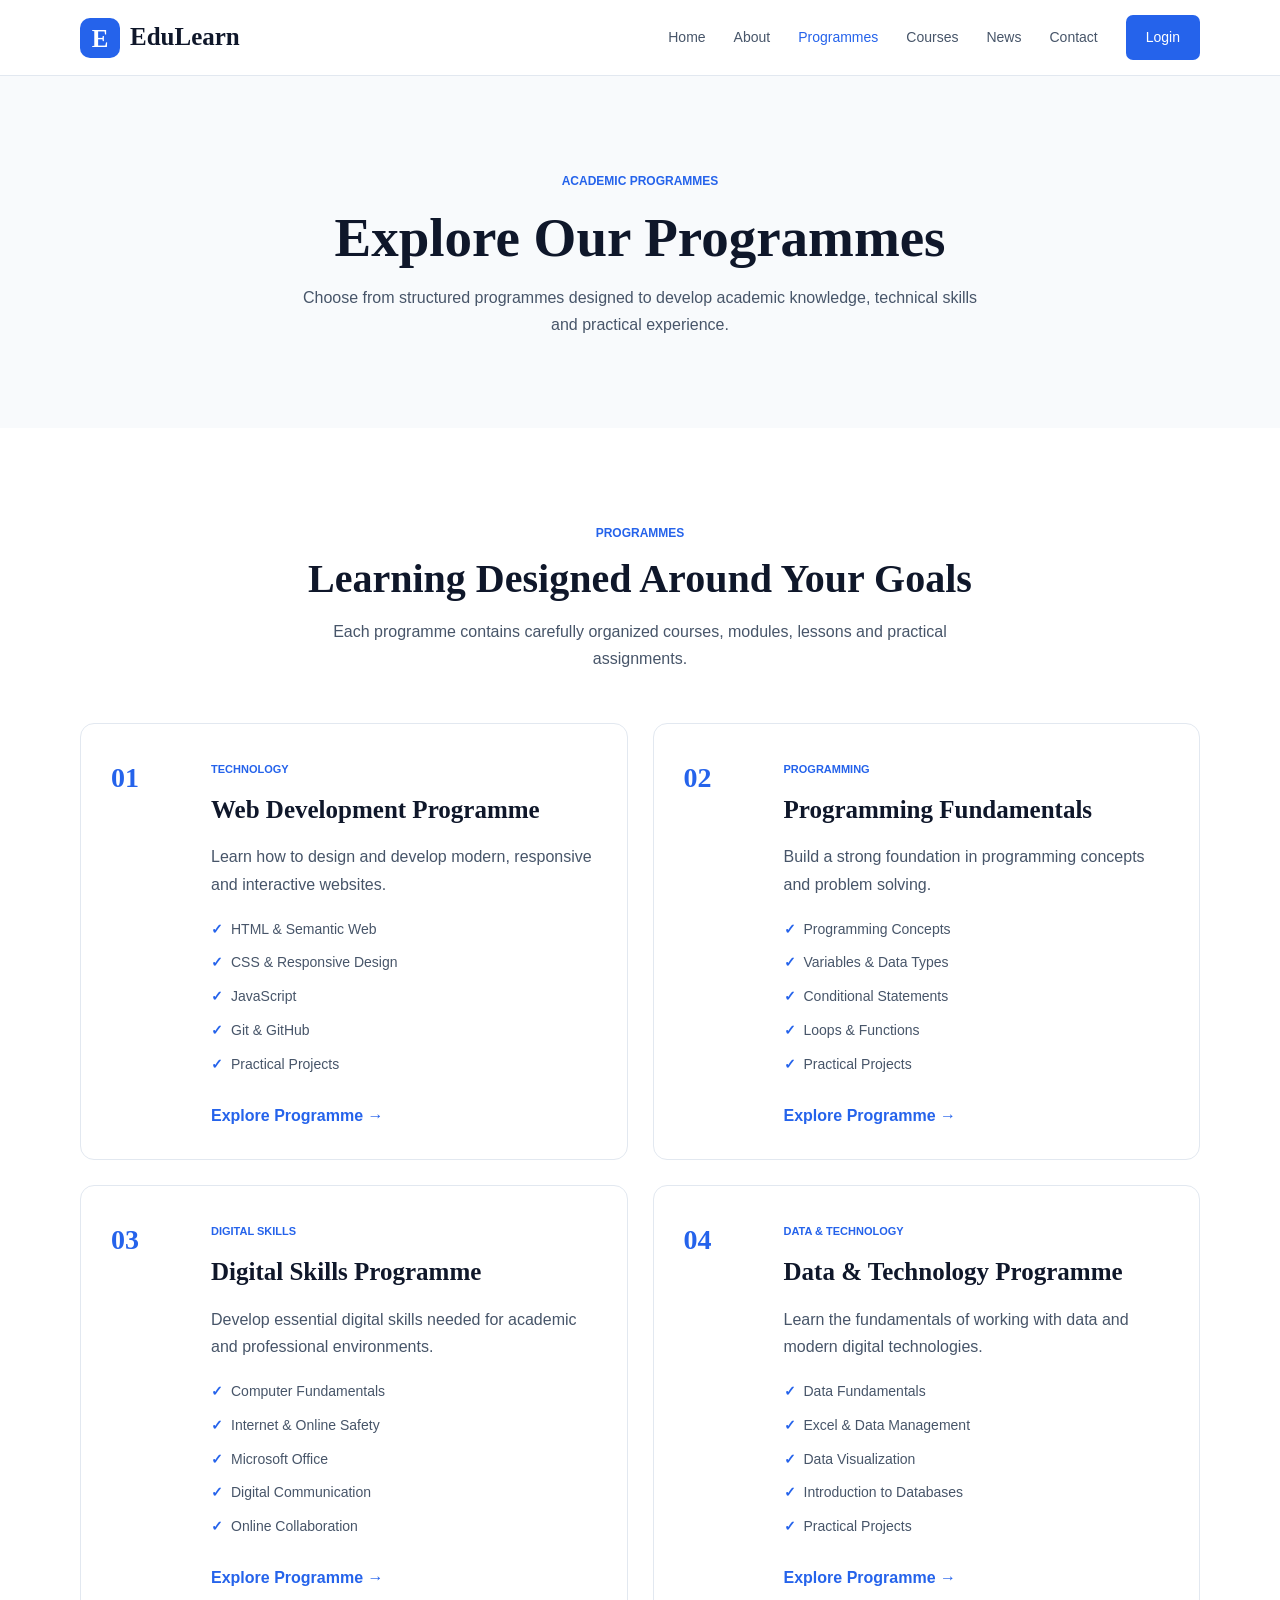
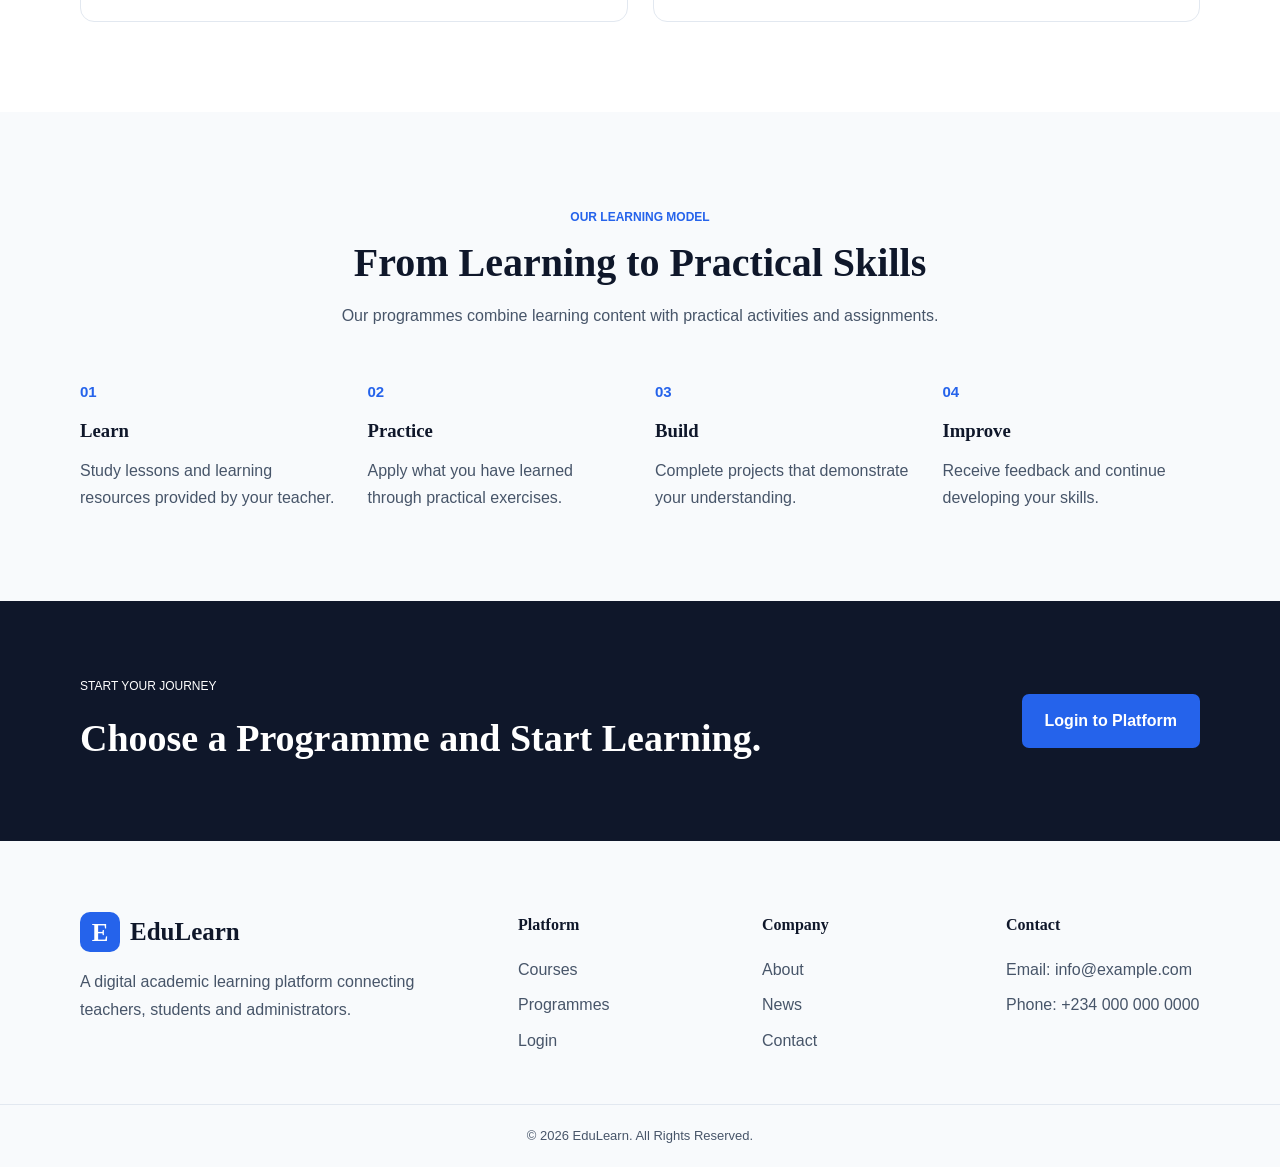
<file: programmes.html>
<!DOCTYPE html>
<html lang="en">

<head>
    <meta charset="UTF-8">
    <meta name="viewport" content="width=device-width, initial-scale=1.0">

    <title>Programmes | EduLearn</title>

    <link rel="stylesheet" href="css/style.css">
    <link rel="stylesheet" href="css/responsive.css">
</head>

<body>

    <!-- ================= HEADER ================= -->

    <header class="header">

        <div class="container nav-container">

            <a href="index.html" class="logo">
                <span class="logo-icon">E</span>
                <span>EduLearn</span>
            </a>

            <nav class="navbar">

                <a href="index.html">Home</a>

                <a href="about.html">About</a>

                <a href="programmes.html" class="active">
                    Programmes
                </a>

                <a href="courses.html">
                    Courses
                </a>

                <a href="news.html">
                    News
                </a>

                <a href="contact.html">
                    Contact
                </a>

                <a href="auth/login.html" class="login-btn">
                    Login
                </a>

            </nav>

            <button class="menu-btn" id="menuBtn">
                ☰
            </button>

        </div>

    </header>


    <!-- ================= PAGE HERO ================= -->

    <section class="page-hero">

        <div class="container">

            <span>ACADEMIC PROGRAMMES</span>

            <h1>
                Explore Our Programmes
            </h1>

            <p>
                Choose from structured programmes designed to develop
                academic knowledge, technical skills and practical
                experience.
            </p>

        </div>

    </section>


    <!-- ================= PROGRAMMES ================= -->

    <section class="section">

        <div class="container">

            <div class="section-heading">

                <span>PROGRAMMES</span>

                <h2>
                    Learning Designed Around Your Goals
                </h2>

                <p>
                    Each programme contains carefully organized courses,
                    modules, lessons and practical assignments.
                </p>

            </div>


            <div class="programme-grid">


                <!-- PROGRAMME 1 -->

                <article class="programme-card">

                    <div class="programme-number">
                        01
                    </div>

                    <div class="programme-content">

                        <span>
                            TECHNOLOGY
                        </span>

                        <h3>
                            Web Development Programme
                        </h3>

                        <p>
                            Learn how to design and develop modern,
                            responsive and interactive websites.
                        </p>

                        <ul>

                            <li>HTML & Semantic Web</li>

                            <li>CSS & Responsive Design</li>

                            <li>JavaScript</li>

                            <li>Git & GitHub</li>

                            <li>Practical Projects</li>

                        </ul>

                        <a href="courses.html">
                            Explore Programme →
                        </a>

                    </div>

                </article>


                <!-- PROGRAMME 2 -->

                <article class="programme-card">

                    <div class="programme-number">
                        02
                    </div>

                    <div class="programme-content">

                        <span>
                            PROGRAMMING
                        </span>

                        <h3>
                            Programming Fundamentals
                        </h3>

                        <p>
                            Build a strong foundation in programming
                            concepts and problem solving.
                        </p>

                        <ul>

                            <li>Programming Concepts</li>

                            <li>Variables & Data Types</li>

                            <li>Conditional Statements</li>

                            <li>Loops & Functions</li>

                            <li>Practical Projects</li>

                        </ul>

                        <a href="courses.html">
                            Explore Programme →
                        </a>

                    </div>

                </article>


                <!-- PROGRAMME 3 -->

                <article class="programme-card">

                    <div class="programme-number">
                        03
                    </div>

                    <div class="programme-content">

                        <span>
                            DIGITAL SKILLS
                        </span>

                        <h3>
                            Digital Skills Programme
                        </h3>

                        <p>
                            Develop essential digital skills needed
                            for academic and professional environments.
                        </p>

                        <ul>

                            <li>Computer Fundamentals</li>

                            <li>Internet & Online Safety</li>

                            <li>Microsoft Office</li>

                            <li>Digital Communication</li>

                            <li>Online Collaboration</li>

                        </ul>

                        <a href="courses.html">
                            Explore Programme →
                        </a>

                    </div>

                </article>


                <!-- PROGRAMME 4 -->

                <article class="programme-card">

                    <div class="programme-number">
                        04
                    </div>

                    <div class="programme-content">

                        <span>
                            DATA & TECHNOLOGY
                        </span>

                        <h3>
                            Data & Technology Programme
                        </h3>

                        <p>
                            Learn the fundamentals of working with
                            data and modern digital technologies.
                        </p>

                        <ul>

                            <li>Data Fundamentals</li>

                            <li>Excel & Data Management</li>

                            <li>Data Visualization</li>

                            <li>Introduction to Databases</li>

                            <li>Practical Projects</li>

                        </ul>

                        <a href="courses.html">
                            Explore Programme →
                        </a>

                    </div>

                </article>


            </div>

        </div>

    </section>


    <!-- ================= LEARNING MODEL ================= -->

    <section class="how-section section">

        <div class="container">

            <div class="section-heading">

                <span>OUR LEARNING MODEL</span>

                <h2>
                    From Learning to Practical Skills
                </h2>

                <p>
                    Our programmes combine learning content with practical
                    activities and assignments.
                </p>

            </div>


            <div class="steps">

                <div class="step">

                    <div class="step-number">
                        01
                    </div>

                    <h3>
                        Learn
                    </h3>

                    <p>
                        Study lessons and learning resources
                        provided by your teacher.
                    </p>

                </div>


                <div class="step">

                    <div class="step-number">
                        02
                    </div>

                    <h3>
                        Practice
                    </h3>

                    <p>
                        Apply what you have learned through
                        practical exercises.
                    </p>

                </div>


                <div class="step">

                    <div class="step-number">
                        03
                    </div>

                    <h3>
                        Build
                    </h3>

                    <p>
                        Complete projects that demonstrate
                        your understanding.
                    </p>

                </div>


                <div class="step">

                    <div class="step-number">
                        04
                    </div>

                    <h3>
                        Improve
                    </h3>

                    <p>
                        Receive feedback and continue developing
                        your skills.
                    </p>

                </div>

            </div>

        </div>

    </section>


    <!-- ================= CTA ================= -->

    <section class="cta-section">

        <div class="container cta-content">

            <div>

                <span>
                    START YOUR JOURNEY
                </span>

                <h2>
                    Choose a Programme and Start Learning.
                </h2>

            </div>

            <a href="auth/login.html" class="primary-btn">
                Login to Platform
            </a>

        </div>

    </section>


    <!-- ================= FOOTER ================= -->

    <footer class="footer">

        <div class="container footer-grid">

            <div class="footer-about">

                <a href="index.html" class="logo footer-logo">

                    <span class="logo-icon">
                        E
                    </span>

                    <span>
                        EduLearn
                    </span>

                </a>

                <p>
                    A digital academic learning platform connecting
                    teachers, students and administrators.
                </p>

            </div>


            <div class="footer-links">

                <h4>
                    Platform
                </h4>

                <a href="courses.html">
                    Courses
                </a>

                <a href="programmes.html">
                    Programmes
                </a>

                <a href="auth/login.html">
                    Login
                </a>

            </div>


            <div class="footer-links">

                <h4>
                    Company
                </h4>

                <a href="about.html">
                    About
                </a>

                <a href="news.html">
                    News
                </a>

                <a href="contact.html">
                    Contact
                </a>

            </div>


            <div class="footer-links">

                <h4>
                    Contact
                </h4>

                <p>
                    Email: info@example.com
                </p>

                <p>
                    Phone: +234 000 000 0000
                </p>

            </div>

        </div>


        <div class="footer-bottom">

            <p>
                © 2026 EduLearn. All Rights Reserved.
            </p>

        </div>

    </footer>


    <script src="js/main.js"></script>

</body>

</html>
</file>
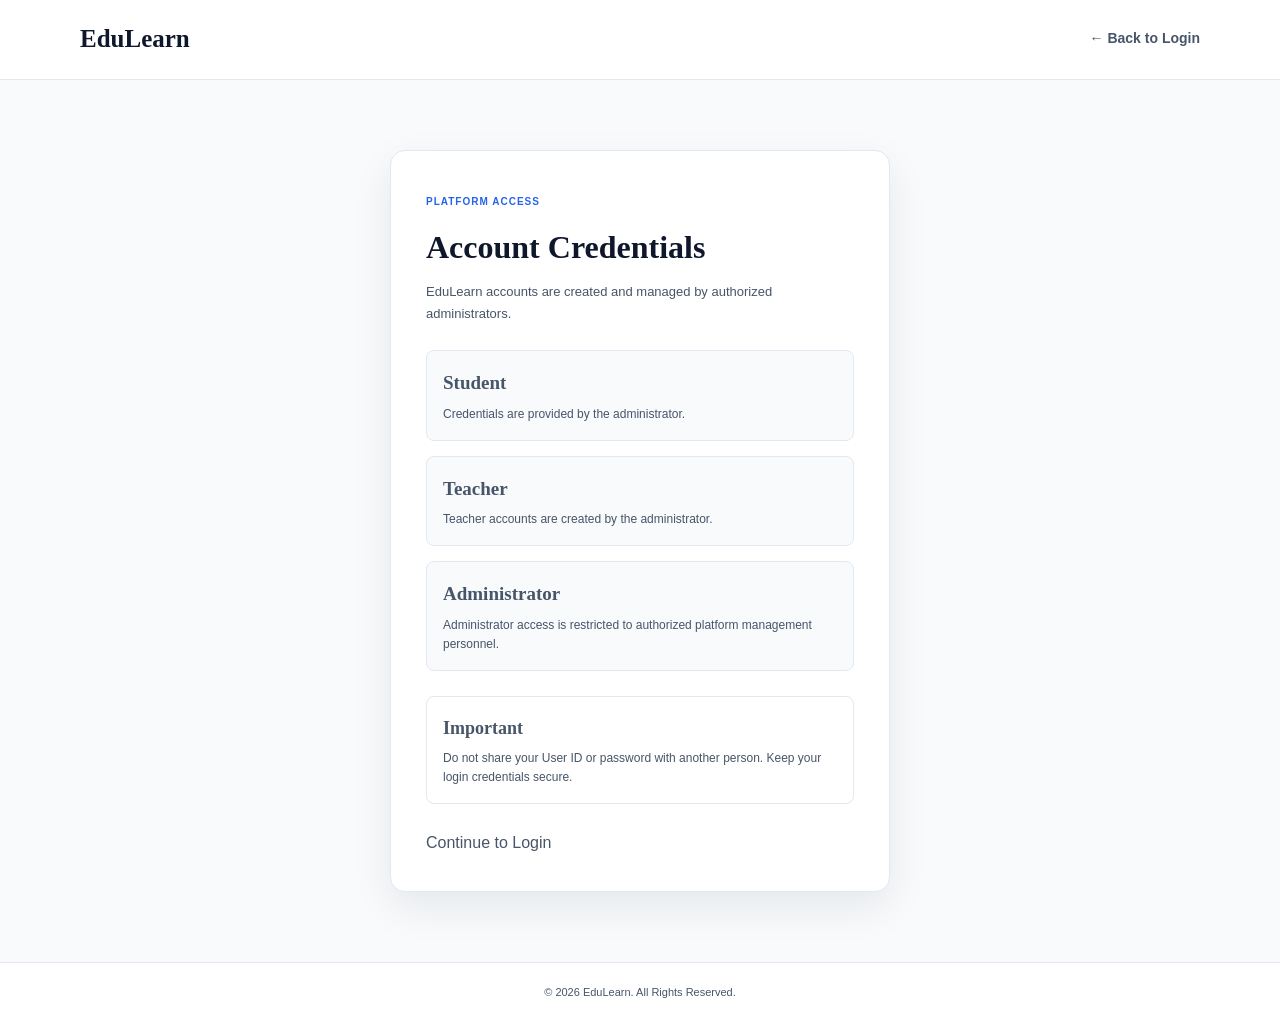
<file: auth/credentials.html>
<!DOCTYPE html>
<html lang="en">

<head>

    <meta charset="UTF-8">
    <meta name="viewport" content="width=device-width, initial-scale=1.0">

    <title>Credentials | EduLearn</title>

    <link rel="stylesheet" href="../css/style.css">
    <link rel="stylesheet" href="../css/responsive.css">
    <link rel="stylesheet" href="../css/auth.css">

</head>


<body class="auth-body">


<!-- ================= HEADER ================= -->

<header class="auth-header">

    <div class="container">

        <a href="../index.html" class="logo">
            EduLearn
        </a>

        <a href="login.html" class="back-home">
            ← Back to Login
        </a>

    </div>

</header>



<!-- ================= CREDENTIALS ================= -->

<main class="login-section">

    <div class="simple-auth-container">

        <div class="simple-auth-card">


            <div class="login-card-heading">

                <span>
                    PLATFORM ACCESS
                </span>

                <h2>
                    Account Credentials
                </h2>

                <p>
                    EduLearn accounts are created and managed by
                    authorized administrators.
                </p>

            </div>


            <div class="credential-info">


                <div class="credential-row">

                    <strong>
                        Student
                    </strong>

                    <span>
                        Credentials are provided by the administrator.
                    </span>

                </div>


                <div class="credential-row">

                    <strong>
                        Teacher
                    </strong>

                    <span>
                        Teacher accounts are created by the administrator.
                    </span>

                </div>


                <div class="credential-row">

                    <strong>
                        Administrator
                    </strong>

                    <span>
                        Administrator access is restricted to authorized
                        platform management personnel.
                    </span>

                </div>


            </div>


            <div class="credential-notice">

                <strong>
                    Important
                </strong>

                <p>
                    Do not share your User ID or password with another
                    person. Keep your login credentials secure.
                </p>

            </div>


            <a
                href="login.html"
                class="btn btn-primary login-button"
            >
                Continue to Login
            </a>


        </div>

    </div>

</main>



<!-- ================= FOOTER ================= -->

<footer class="auth-footer">

    <p>
        © 2026 EduLearn. All Rights Reserved.
    </p>

</footer>


</body>

</html>
</file>
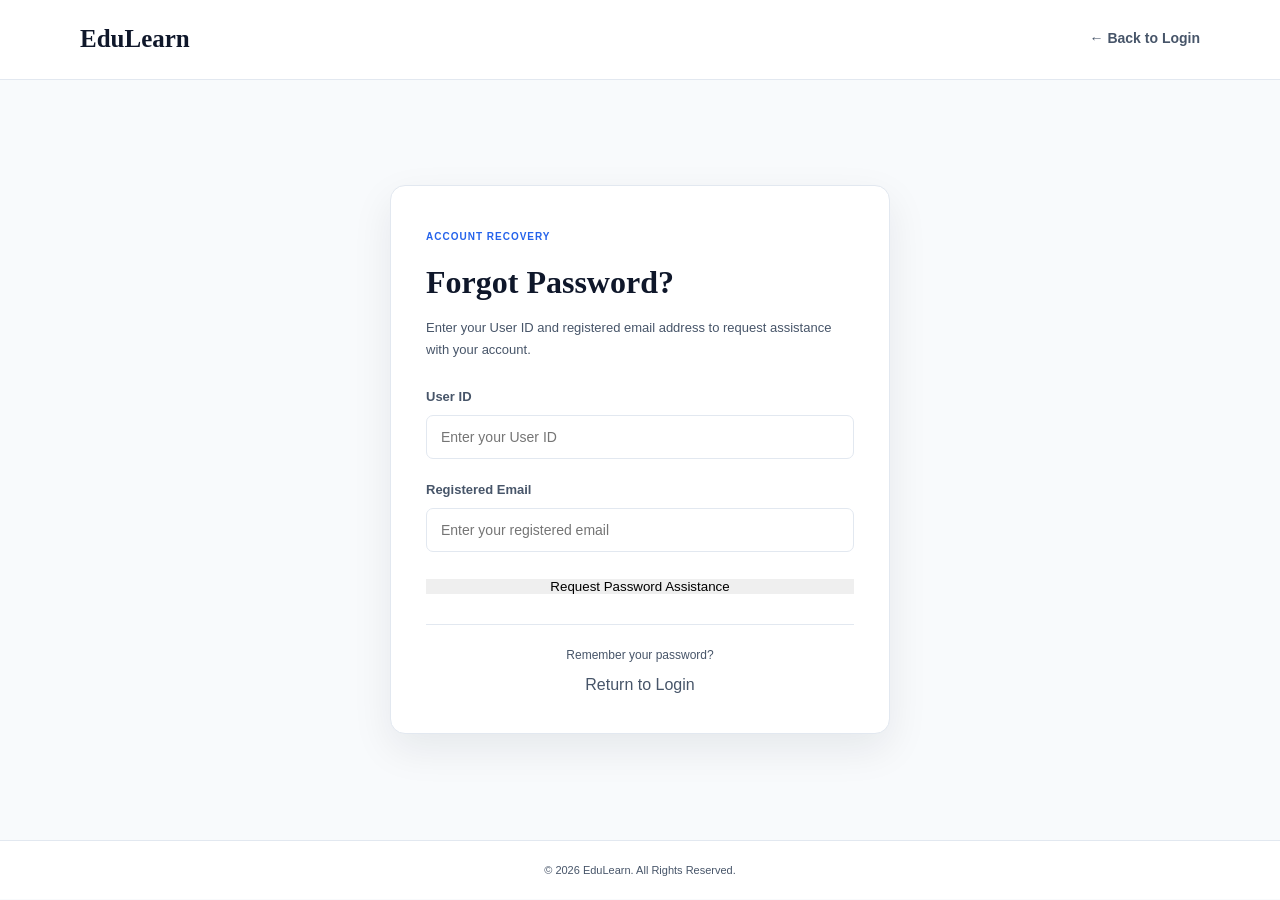
<file: auth/forgot-password.html>
<!DOCTYPE html>
<html lang="en">

<head>

    <meta charset="UTF-8">
    <meta name="viewport" content="width=device-width, initial-scale=1.0">

    <title>Forgot Password | EduLearn</title>

    <link rel="stylesheet" href="../css/style.css">
    <link rel="stylesheet" href="../css/responsive.css">
    <link rel="stylesheet" href="../css/auth.css">

</head>


<body class="auth-body">


<!-- ================= HEADER ================= -->

<header class="auth-header">

    <div class="container">

        <a href="../index.html" class="logo">
            EduLearn
        </a>

        <a href="login.html" class="back-home">
            ← Back to Login
        </a>

    </div>

</header>



<!-- ================= FORGOT PASSWORD ================= -->

<main class="login-section">

    <div class="simple-auth-container">

        <div class="simple-auth-card">

            <div class="login-card-heading">

                <span>
                    ACCOUNT RECOVERY
                </span>

                <h2>
                    Forgot Password?
                </h2>

                <p>
                    Enter your User ID and registered email address
                    to request assistance with your account.
                </p>

            </div>


            <form id="forgotPasswordForm">


                <div class="auth-form-group">

                    <label for="userId">
                        User ID
                    </label>

                    <input
                        type="text"
                        id="userId"
                        placeholder="Enter your User ID"
                        required
                    >

                </div>


                <div class="auth-form-group">

                    <label for="email">
                        Registered Email
                    </label>

                    <input
                        type="email"
                        id="email"
                        placeholder="Enter your registered email"
                        required
                    >

                </div>


                <button
                    type="submit"
                    class="btn btn-primary login-button"
                >
                    Request Password Assistance
                </button>


                <p
                    id="forgotMessage"
                    class="login-message"
                ></p>


            </form>


            <div class="login-help">

                <p>
                    Remember your password?
                </p>

                <a href="login.html">
                    Return to Login
                </a>

            </div>

        </div>

    </div>

</main>



<!-- ================= FOOTER ================= -->

<footer class="auth-footer">

    <p>
        © 2026 EduLearn. All Rights Reserved.
    </p>

</footer>



<script>

const forgotForm =
    document.getElementById("forgotPasswordForm");

const forgotMessage =
    document.getElementById("forgotMessage");


forgotForm.addEventListener("submit", function(event) {

    event.preventDefault();


    forgotMessage.textContent =
        "Your request has been recorded. Please contact the administrator for assistance.";

    forgotForm.reset();

});

</script>


</body>

</html>
</file>
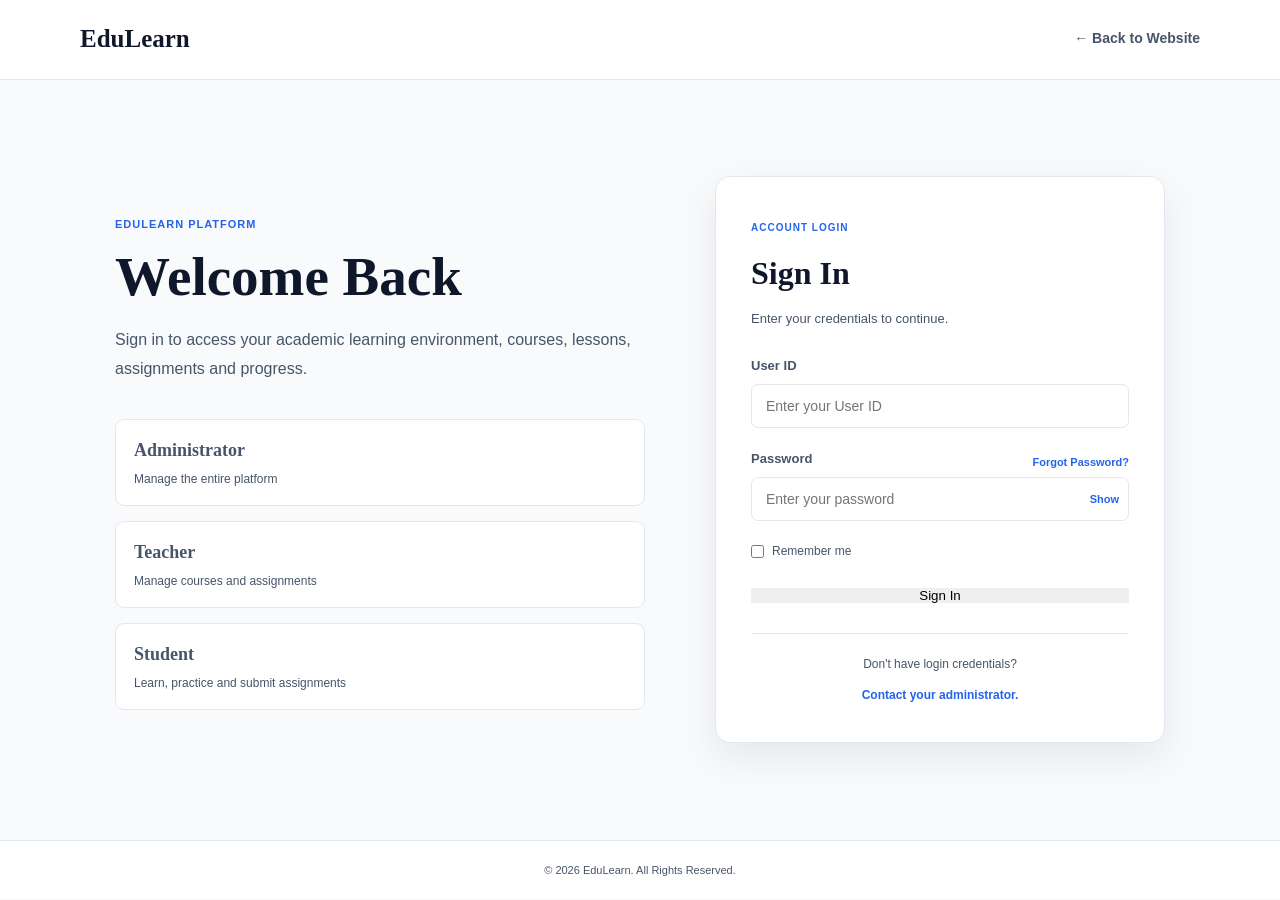
<file: auth/login.html>
<!DOCTYPE html>
<html lang="en">

<head>

    <meta charset="UTF-8">
    <meta name="viewport" content="width=device-width, initial-scale=1.0">

    <title>Login | EduLearn</title>

    <link rel="stylesheet" href="../css/style.css">
    <link rel="stylesheet" href="../css/responsive.css">

    <link rel="stylesheet" href="../css/auth.css">

</head>


<body class="auth-body">


<!-- ================= AUTH HEADER ================= -->

<header class="auth-header">

    <div class="container">

        <a href="../index.html" class="logo">
            EduLearn
        </a>

        <a href="../index.html" class="back-home">
            ← Back to Website
        </a>

    </div>

</header>



<!-- ================= LOGIN SECTION ================= -->

<main class="login-section">

    <div class="login-container">


        <!-- LOGIN INTRO -->

        <div class="login-intro">

            <span>
                EDULEARN PLATFORM
            </span>

            <h1>
                Welcome Back
            </h1>

            <p>
                Sign in to access your academic learning environment,
                courses, lessons, assignments and progress.
            </p>


            <div class="login-roles">

                <div class="login-role">

                    <strong>
                        Administrator
                    </strong>

                    <span>
                        Manage the entire platform
                    </span>

                </div>


                <div class="login-role">

                    <strong>
                        Teacher
                    </strong>

                    <span>
                        Manage courses and assignments
                    </span>

                </div>


                <div class="login-role">

                    <strong>
                        Student
                    </strong>

                    <span>
                        Learn, practice and submit assignments
                    </span>

                </div>

            </div>

        </div>



        <!-- LOGIN CARD -->

        <div class="login-card">

            <div class="login-card-heading">

                <span>
                    ACCOUNT LOGIN
                </span>

                <h2>
                    Sign In
                </h2>

                <p>
                    Enter your credentials to continue.
                </p>

            </div>


            <form id="loginForm">


                <!-- USER ID -->

                <div class="auth-form-group">

                    <label for="userId">
                        User ID
                    </label>

                    <input
                        type="text"
                        id="userId"
                        name="userId"
                        placeholder="Enter your User ID"
                        autocomplete="username"
                        required
                    >

                </div>


                <!-- PASSWORD -->

                <div class="auth-form-group">

                    <div class="password-label">

                        <label for="password">
                            Password
                        </label>

                        <a href="forgot-password.html">
                            Forgot Password?
                        </a>

                    </div>


                    <div class="password-input">

                        <input
                            type="password"
                            id="password"
                            name="password"
                            placeholder="Enter your password"
                            autocomplete="current-password"
                            required
                        >

                        <button
                            type="button"
                            id="togglePassword"
                            class="toggle-password"
                        >
                            Show
                        </button>

                    </div>

                </div>


                <!-- REMEMBER ME -->

                <div class="remember-row">

                    <label>

                        <input
                            type="checkbox"
                            id="rememberMe"
                        >

                        Remember me

                    </label>

                </div>


                <!-- LOGIN BUTTON -->

                <button
                    type="submit"
                    class="btn btn-primary login-button"
                >
                    Sign In
                </button>


                <!-- LOGIN MESSAGE -->

                <p
                    id="loginMessage"
                    class="login-message"
                ></p>

            </form>


            <div class="login-help">

                <p>
                    Don't have login credentials?
                </p>

                <span>
                    Contact your administrator.
                </span>

            </div>

        </div>

    </div>

</main>



<!-- ================= FOOTER ================= -->

<footer class="auth-footer">

    <p>
        © 2026 EduLearn. All Rights Reserved.
    </p>

</footer>



<script src="../js/main.js"></script>

<script src="../js/auth.js"></script>


</body>

                      </html>
</file>
<file: css/style.css>
/* =====================================================
   GLOBAL SETTINGS
===================================================== */

* {
    margin: 0;
    padding: 0;
    box-sizing: border-box;
}

:root {
    --primary: #2563eb;
    --primary-dark: #1d4ed8;
    --dark: #0f172a;
    --text: #475569;
    --light: #f8fafc;
    --white: #ffffff;
    --border: #e2e8f0;
}

html {
    scroll-behavior: smooth;
}

body {
    font-family: Verdana, sans-serif;
    color: var(--text);
    background: var(--white);
    line-height: 1.7;
}

h1,
h2,
h3,
h4,
.logo {
    font-family: "Times New Roman", serif;
    color: var(--dark);
}

a {
    text-decoration: none;
    color: inherit;
}

.container {
    width: min(1120px, 92%);
    margin: auto;
}

.section {
    padding: 90px 0;
}


/* =====================================================
   HEADER
===================================================== */

.header {
    position: sticky;
    top: 0;
    z-index: 1000;
    background: rgba(255, 255, 255, 0.97);
    border-bottom: 1px solid var(--border);
}

.nav-container {
    height: 75px;
    display: flex;
    align-items: center;
    justify-content: space-between;
}

.logo {
    display: flex;
    align-items: center;
    gap: 10px;
    font-size: 25px;
    font-weight: bold;
}

.logo-icon {
    width: 40px;
    height: 40px;
    display: grid;
    place-items: center;
    border-radius: 10px;
    background: var(--primary);
    color: var(--white);
}

.navbar {
    display: flex;
    align-items: center;
    gap: 28px;
}

.navbar a {
    font-size: 14px;
    color: var(--text);
}

.navbar a:hover,
.navbar a.active {
    color: var(--primary);
}

.login-btn {
    padding: 11px 20px;
    background: var(--primary);
    color: white !important;
    border-radius: 7px;
}

.login-btn:hover {
    background: var(--primary-dark);
}

.menu-btn {
    display: none;
    border: none;
    background: none;
    font-size: 28px;
    cursor: pointer;
}


/* =====================================================
   HERO
===================================================== */

.hero {
    background: var(--light);
    padding: 100px 0;
}

.hero-content {
    display: grid;
    grid-template-columns: 1.1fr 0.9fr;
    align-items: center;
    gap: 70px;
}

.hero-label {
    font-size: 12px;
    font-weight: bold;
    color: var(--primary);
}

.hero h1 {
    font-size: clamp(48px, 6vw, 76px);
    line-height: 1;
    margin: 20px 0;
}

.hero h1 span {
    color: var(--primary);
}

.hero-text > p {
    max-width: 620px;
    font-size: 17px;
}

.hero-buttons {
    display: flex;
    gap: 15px;
    margin-top: 30px;
}

.primary-btn,
.secondary-btn {
    display: inline-block;
    padding: 13px 23px;
    border-radius: 7px;
    font-weight: bold;
}

.primary-btn {
    background: var(--primary);
    color: white;
}

.primary-btn:hover {
    background: var(--primary-dark);
}

.secondary-btn {
    border: 1px solid var(--border);
    background: white;
}


/* =====================================================
   DASHBOARD PREVIEW
===================================================== */

.hero-card {
    background: white;
    padding: 20px;
    border-radius: 16px;
    box-shadow: 0 20px 50px rgba(15, 23, 42, 0.12);
}

.dashboard-preview {
    border: 1px solid var(--border);
    border-radius: 12px;
    overflow: hidden;
}

.preview-header {
    padding: 18px;
    display: flex;
    justify-content: space-between;
    border-bottom: 1px solid var(--border);
    font-weight: bold;
}

.progress-card {
    margin: 20px;
    padding: 20px;
    background: var(--light);
    border-radius: 10px;
}

.progress-card h2 {
    font-size: 34px;
    margin: 5px 0;
}

.progress-bar {
    height: 8px;
    background: var(--border);
    border-radius: 10px;
    overflow: hidden;
}

.progress-fill {
    width: 68%;
    height: 100%;
    background: var(--primary);
}

.preview-course {
    display: flex;
    align-items: center;
    gap: 15px;
    padding: 17px 20px;
    border-top: 1px solid var(--border);
}

.preview-course div:nth-child(2) {
    flex: 1;
}

.course-icon {
    width: 45px;
    height: 45px;
    display: grid;
    place-items: center;
    border-radius: 8px;
    background: var(--primary);
    color: white;
    font-size: 11px;
    font-weight: bold;
}

.preview-course h4 {
    font-size: 15px;
}

.preview-course p {
    font-size: 12px;
}


/* =====================================================
   SECTION HEADING
===================================================== */

.section-heading {
    max-width: 680px;
    margin: 0 auto 50px;
    text-align: center;
}

.section-heading span {
    font-size: 12px;
    font-weight: bold;
    color: var(--primary);
}

.section-heading h2 {
    font-size: 40px;
    line-height: 1.2;
    margin: 10px 0 15px;
}


/* =====================================================
   FEATURES
===================================================== */

.feature-grid {
    display: grid;
    grid-template-columns: repeat(4, 1fr);
    gap: 20px;
}

.feature-card {
    padding: 30px 24px;
    border: 1px solid var(--border);
    border-radius: 12px;
    transition: 0.3s;
}

.feature-card:hover {
    transform: translateY(-5px);
    box-shadow: 0 15px 30px rgba(15, 23, 42, 0.08);
}

.feature-icon {
    font-size: 30px;
    margin-bottom: 15px;
}

.feature-card h3 {
    margin-bottom: 10px;
}


/* =====================================================
   HOW IT WORKS
===================================================== */

.how-section {
    background: var(--light);
}

.steps {
    display: grid;
    grid-template-columns: repeat(4, 1fr);
    gap: 30px;
}

.step-number {
    color: var(--primary);
    font-weight: bold;
    font-size: 15px;
    margin-bottom: 10px;
}

.step h3 {
    margin-bottom: 10px;
}


/* =====================================================
   COURSES
===================================================== */

.course-grid {
    display: grid;
    grid-template-columns: repeat(3, 1fr);
    gap: 25px;
}

.course-card {
    border: 1px solid var(--border);
    border-radius: 12px;
    overflow: hidden;
}

.course-image {
    height: 180px;
    display: grid;
    place-items: center;
    font-family: "Times New Roman", serif;
    font-size: 45px;
    font-weight: bold;
    background: var(--light);
}

.course-content {
    padding: 25px;
}

.course-category {
    font-size: 11px;
    color: var(--primary);
    font-weight: bold;
}

.course-content h3 {
    margin: 8px 0;
}

.course-content a {
    display: inline-block;
    margin-top: 15px;
    color: var(--primary);
    font-weight: bold;
}


/* =====================================================
   CTA
===================================================== */

.cta-section {
    background: var(--dark);
    color: white;
    padding: 70px 0;
}

.cta-content {
    display: flex;
    justify-content: space-between;
    align-items: center;
    gap: 30px;
}

.cta-content span {
    font-size: 12px;
}

.cta-content h2 {
    color: white;
    font-size: 38px;
    margin-top: 8px;
}


/* =====================================================
   FOOTER
===================================================== */

.footer {
    background: var(--light);
    padding-top: 70px;
}

.footer-grid {
    display: grid;
    grid-template-columns: 2fr 1fr 1fr 1fr;
    gap: 50px;
    padding-bottom: 50px;
}

.footer-about p {
    max-width: 350px;
    margin-top: 15px;
}

.footer-links {
    display: flex;
    flex-direction: column;
    gap: 8px;
}

.footer-links h4 {
    margin-bottom: 10px;
}

.footer-links a:hover {
    color: var(--primary);
}

.footer-bottom {
    border-top: 1px solid var(--border);
    text-align: center;
    padding: 20px;
    font-size: 13px;
}
/* =====================================================
   ABOUT PAGE
===================================================== */

.page-hero {
    background: var(--light);
    padding: 90px 0;
    text-align: center;
}

.page-hero > div {
    max-width: 800px;
}

.page-hero span,
.section-label {
    color: var(--primary);
    font-size: 12px;
    font-weight: bold;
}

.page-hero h1 {
    font-size: 55px;
    line-height: 1.1;
    margin: 15px 0;
}

.page-hero p {
    max-width: 700px;
    margin: auto;
}

.about-grid {
    display: grid;
    grid-template-columns: 1fr 1fr;
    gap: 70px;
    align-items: center;
}

.about-text h2 {
    font-size: 40px;
    line-height: 1.2;
    margin: 12px 0 25px;
}

.about-text p {
    margin-bottom: 18px;
}

.about-box {
    display: grid;
    gap: 18px;
}

.about-stat {
    padding: 25px;
    border: 1px solid var(--border);
    border-radius: 12px;
    background: var(--white);
}

.about-stat strong {
    display: block;
    color: var(--primary);
    font-size: 25px;
    font-family: "Times New Roman", serif;
}

.about-stat span {
    display: block;
    color: var(--dark);
    font-weight: bold;
    margin: 5px 0;
}

.about-stat p {
    margin: 0;
    font-size: 14px;
}
/* =====================================================
   PROGRAMMES PAGE
===================================================== */

.programme-grid {
    display: grid;
    grid-template-columns: repeat(2, 1fr);
    gap: 25px;
}

.programme-card {
    display: grid;
    grid-template-columns: 80px 1fr;
    gap: 20px;
    padding: 30px;
    border: 1px solid var(--border);
    border-radius: 14px;
    background: var(--white);
    transition: 0.3s;
}

.programme-card:hover {
    transform: translateY(-5px);
    box-shadow: 0 15px 35px rgba(15, 23, 42, 0.08);
}

.programme-number {
    font-family: "Times New Roman", serif;
    font-size: 28px;
    font-weight: bold;
    color: var(--primary);
}

.programme-content > span {
    font-size: 11px;
    color: var(--primary);
    font-weight: bold;
}

.programme-content h3 {
    font-size: 25px;
    margin: 8px 0 12px;
}

.programme-content p {
    margin-bottom: 15px;
}

.programme-content ul {
    list-style: none;
    margin-bottom: 20px;
}

.programme-content li {
    padding: 5px 0;
    font-size: 14px;
}

.programme-content li::before {
    content: "✓";
    color: var(--primary);
    font-weight: bold;
    margin-right: 8px;
}

.programme-content a {
    color: var(--primary);
    font-weight: bold;
}
/* =========================================
   COURSES PAGE
========================================= */

.courses-catalogue {
    background: var(--light);
}


/* COURSE FILTER */

.course-filter {
    display: flex;
    justify-content: space-between;
    align-items: center;
    gap: 20px;
    margin-bottom: 40px;
    padding: 20px;
    background: var(--white);
    border: 1px solid var(--border);
    border-radius: 12px;
}

.course-search {
    display: flex;
    flex: 1;
    max-width: 500px;
}

.course-search input {
    width: 100%;
    padding: 13px 15px;
    border: 1px solid var(--border);
    border-radius: 7px 0 0 7px;
    outline: none;
    font-family: Verdana, sans-serif;
}

.course-search button {
    padding: 13px 22px;
    border: none;
    background: var(--primary);
    color: var(--white);
    border-radius: 0 7px 7px 0;
    cursor: pointer;
    font-weight: bold;
}

.filter-options {
    display: flex;
    gap: 10px;
}

.filter-options select {
    padding: 13px;
    border: 1px solid var(--border);
    border-radius: 7px;
    background: var(--white);
    font-family: Verdana, sans-serif;
    outline: none;
}


/* COURSE GRID */

.course-catalogue-grid {
    display: grid;
    grid-template-columns: repeat(3, 1fr);
    gap: 25px;
}

.catalogue-course {
    background: var(--white);
    border: 1px solid var(--border);
    border-radius: 14px;
    overflow: hidden;
    transition: 0.3s;
}

.catalogue-course:hover {
    transform: translateY(-6px);
    box-shadow: 0 15px 35px rgba(15, 23, 42, 0.10);
}


/* COURSE IMAGE */

.course-image {
    height: 170px;
    display: flex;
    align-items: center;
    justify-content: center;
    background: var(--dark);
}

.course-image span {
    font-family: "Times New Roman", serif;
    font-size: 42px;
    font-weight: bold;
    color: var(--white);
    letter-spacing: 2px;
}

.course-web {
    background: var(--primary);
}

.course-programming {
    background: var(--dark);
}

.course-digital {
    background: #475569;
}

.course-data {
    background: #334155;
}


/* COURSE CONTENT */

.catalogue-course-content {
    padding: 25px;
}

.course-category {
    font-size: 11px;
    color: var(--primary);
    font-weight: bold;
    letter-spacing: 0.5px;
}

.catalogue-course h3 {
    font-family: "Times New Roman", serif;
    font-size: 24px;
    margin: 8px 0 12px;
}

.catalogue-course p {
    font-size: 14px;
    line-height: 1.7;
    margin-bottom: 20px;
}

.course-info {
    display: flex;
    flex-wrap: wrap;
    gap: 8px;
    margin-bottom: 20px;
}

.course-info span {
    padding: 6px 9px;
    background: var(--light);
    border: 1px solid var(--border);
    border-radius: 5px;
    font-size: 11px;
}

.course-link {
    color: var(--primary);
    font-weight: bold;
}


/* LEARNING STRUCTURE */

.learning-structure {
    background: var(--white);
}

.structure-grid {
    display: grid;
    grid-template-columns: repeat(4, 1fr);
    gap: 20px;
}

.structure-card {
    padding: 25px;
    border: 1px solid var(--border);
    border-radius: 12px;
    background: var(--light);
}

.structure-number {
    font-family: "Times New Roman", serif;
    font-size: 28px;
    font-weight: bold;
    color: var(--primary);
}

.structure-card h3 {
    font-family: "Times New Roman", serif;
    font-size: 22px;
    margin: 10px 0;
}

.structure-card p {
    font-size: 14px;
    line-height: 1.7;
}
/* =========================================
   NEWS PAGE
========================================= */

.news-section {
    background: var(--light);
}


/* NEWS GRID */

.news-grid {
    display: grid;
    grid-template-columns: repeat(3, 1fr);
    gap: 25px;
}


/* NEWS CARD */

.news-card {
    background: var(--white);
    border: 1px solid var(--border);
    border-radius: 14px;
    overflow: hidden;
    transition: 0.3s;
}

.news-card:hover {
    transform: translateY(-6px);
    box-shadow: 0 15px 35px rgba(15, 23, 42, 0.10);
}


/* FEATURED NEWS */

.featured-news {
    grid-column: span 2;
}


/* NEWS IMAGE */

.news-image {
    height: 180px;
    background: var(--dark);

    display: flex;
    align-items: center;
    justify-content: center;
}

.news-image span {
    font-family: "Times New Roman", serif;
    font-size: 28px;
    font-weight: bold;
    color: var(--white);
    letter-spacing: 1px;
}


/* NEWS CONTENT */

.news-content {
    padding: 25px;
}

.news-date {
    font-size: 11px;
    font-weight: bold;
    color: var(--primary);
}

.news-content h3 {
    font-family: "Times New Roman", serif;
    font-size: 24px;
    margin: 8px 0 12px;
}

.news-content p {
    font-size: 14px;
    line-height: 1.7;
    margin-bottom: 18px;
}

.news-content a {
    color: var(--primary);
    font-weight: bold;
}


/* ANNOUNCEMENT */

.announcement-section {
    padding: 70px 0;
    background: var(--white);
}

.announcement-box {
    display: flex;
    justify-content: space-between;
    align-items: center;
    gap: 30px;

    padding: 45px;

    background: var(--light);
    border: 1px solid var(--border);
    border-radius: 15px;
}

.announcement-box span {
    font-size: 11px;
    font-weight: bold;
    color: var(--primary);
}

.announcement-box h2 {
    font-family: "Times New Roman", serif;
    font-size: 34px;
    margin: 8px 0 10px;
}

.announcement-box p {
    max-width: 650px;
    line-height: 1.7;
}
/* =========================================
   CONTACT PAGE
========================================= */

.contact-section {
    background: var(--light);
}


/* CONTACT GRID */

.contact-grid {
    display: grid;
    grid-template-columns: 0.9fr 1.1fr;
    gap: 50px;
    align-items: start;
}


/* CONTACT INFORMATION */

.contact-information h2 {
    font-family: "Times New Roman", serif;
    font-size: 38px;
    margin: 10px 0 15px;
}

.contact-information > p {
    line-height: 1.8;
    margin-bottom: 30px;
}


/* CONTACT ITEMS */

.contact-item {
    display: flex;
    align-items: flex-start;
    gap: 15px;
    margin-bottom: 25px;
}

.contact-icon {
    width: 45px;
    height: 45px;

    display: flex;
    align-items: center;
    justify-content: center;

    background: var(--primary);
    color: var(--white);

    border-radius: 8px;

    font-size: 18px;
}

.contact-item h3 {
    font-family: "Times New Roman", serif;
    font-size: 20px;
    margin-bottom: 5px;
}

.contact-item p {
    font-size: 14px;
    line-height: 1.6;
}


/* CONTACT FORM */

.contact-form-box {
    padding: 35px;
    background: var(--white);
    border: 1px solid var(--border);
    border-radius: 14px;
}

.contact-form-box h2 {
    font-family: "Times New Roman", serif;
    font-size: 30px;
    margin-bottom: 8px;
}

.contact-form-box > p {
    margin-bottom: 25px;
    font-size: 14px;
}


/* FORM GROUP */

.form-group {
    margin-bottom: 20px;
}

.form-group label {
    display: block;
    margin-bottom: 7px;
    font-size: 13px;
    font-weight: bold;
}

.form-group input,
.form-group select,
.form-group textarea {
    width: 100%;
    padding: 13px 14px;

    border: 1px solid var(--border);
    border-radius: 7px;

    outline: none;

    font-family: Verdana, sans-serif;
    font-size: 14px;

    background: var(--white);
}

.form-group textarea {
    resize: vertical;
}

.form-group input:focus,
.form-group select:focus,
.form-group textarea:focus {
    border-color: var(--primary);
}


/* FORM BUTTON */

.contact-submit {
    border: none;
    cursor: pointer;
}


/* FORM MESSAGE */

.form-message {
    margin-top: 15px;
    color: var(--primary);
    font-size: 13px;
    font-weight: bold;
}


/* FAQ */

.faq-section {
    background: var(--white);
}

.faq-grid {
    display: grid;
    grid-template-columns: repeat(2, 1fr);
    gap: 20px;
}

.faq-card {
    padding: 25px;
    border: 1px solid var(--border);
    border-radius: 12px;
    background: var(--light);
}

.faq-card h3 {
    font-family: "Times New Roman", serif;
    font-size: 21px;
    margin-bottom: 10px;
}

.faq-card p {
    font-size: 14px;
    line-height: 1.7;
}
</file>
<file: css/responsive.css>
/* =====================================================
   TABLET
===================================================== */

@media (max-width: 900px) {

    .navbar {
        gap: 15px;
    }

    .hero-content {
        grid-template-columns: 1fr;
    }

    .feature-grid {
        grid-template-columns: repeat(2, 1fr);
    }

    .steps {
        grid-template-columns: repeat(2, 1fr);
    }

    .course-grid {
        grid-template-columns: repeat(2, 1fr);
    }

    .footer-grid {
        grid-template-columns: repeat(2, 1fr);
    }
}


/* =====================================================
   MOBILE
===================================================== */

@media (max-width: 700px) {

    .navbar {
        display: none;
        position: absolute;
        top: 75px;
        left: 0;
        width: 100%;
        padding: 25px;
        background: white;
        border-bottom: 1px solid var(--border);
        flex-direction: column;
        align-items: flex-start;
    }

    .navbar.show {
        display: flex;
    }

    .menu-btn {
        display: block;
    }

    .hero {
        padding: 70px 0;
    }

    .hero h1 {
        font-size: 52px;
    }

    .hero-buttons {
        flex-direction: column;
    }

    .primary-btn,
    .secondary-btn {
        text-align: center;
    }

    .feature-grid,
    .steps,
    .course-grid,
    .footer-grid {
        grid-template-columns: 1fr;
    }

    .section {
        padding: 65px 0;
    }

    .section-heading h2 {
        font-size: 32px;
    }

    .cta-content {
        flex-direction: column;
        align-items: flex-start;
    }

    .cta-content h2 {
        font-size: 30px;
    }
}
/* =====================================================
   ABOUT RESPONSIVE
===================================================== */

@media (max-width: 700px) {

    .page-hero {
        padding: 65px 0;
    }

    .page-hero h1 {
        font-size: 40px;
    }

    .about-grid {
        grid-template-columns: 1fr;
        gap: 40px;
    }

    .about-text h2 {
        font-size: 32px;
    }

}

/* =====================================================
   PROGRAMMES RESPONSIVE
===================================================== */

@media (max-width: 700px) {

    .programme-grid {
        grid-template-columns: 1fr;
    }

    .programme-card {
        grid-template-columns: 1fr;
    }

}
/* =========================================
   COURSES PAGE RESPONSIVE
========================================= */

@media (max-width: 900px) {

    .course-catalogue-grid {
        grid-template-columns: repeat(2, 1fr);
    }

    .structure-grid {
        grid-template-columns: repeat(2, 1fr);
    }

    .course-filter {
        flex-direction: column;
        align-items: stretch;
    }

    .course-search {
        max-width: 100%;
    }

    .filter-options {
        width: 100%;
    }

    .filter-options select {
        flex: 1;
    }

}


@media (max-width: 700px) {

    .course-catalogue-grid {
        grid-template-columns: 1fr;
    }

    .structure-grid {
        grid-template-columns: 1fr;
    }

    .course-filter {
        padding: 15px;
    }

    .course-search {
        display: flex;
    }

    .course-search input {
        min-width: 0;
    }

    .filter-options {
        flex-direction: column;
    }

    .filter-options select {
        width: 100%;
    }

    .course-image {
        height: 150px;
    }

}
/* =========================================
   NEWS PAGE RESPONSIVE
========================================= */

@media (max-width: 900px) {

    .news-grid {
        grid-template-columns: repeat(2, 1fr);
    }

    .featured-news {
        grid-column: span 2;
    }

    .announcement-box {
        flex-direction: column;
        align-items: flex-start;
    }

}


@media (max-width: 700px) {

    .news-grid {
        grid-template-columns: 1fr;
    }

    .featured-news {
        grid-column: span 1;
    }

    .news-image {
        height: 150px;
    }

    .announcement-section {
        padding: 50px 0;
    }

    .announcement-box {
        padding: 30px 20px;
    }

    .announcement-box h2 {
        font-size: 28px;
    }

}
/* =========================================
   CONTACT PAGE RESPONSIVE
========================================= */

@media (max-width: 900px) {

    .contact-grid {
        grid-template-columns: 1fr;
        gap: 40px;
    }

    .faq-grid {
        grid-template-columns: 1fr;
    }

}


@media (max-width: 700px) {

    .contact-information h2 {
        font-size: 32px;
    }

    .contact-form-box {
        padding: 25px 20px;
    }

    .faq-grid {
        grid-template-columns: 1fr;
    }

}
</file>
<file: css/auth.css>
/* =========================================
   AUTHENTICATION
========================================= */

.auth-body {
    min-height: 100vh;
    background: var(--light);
}


/* AUTH HEADER */

.auth-header {
    background: var(--white);
    border-bottom: 1px solid var(--border);
    padding: 18px 0;
}

.auth-header .container {
    display: flex;
    justify-content: space-between;
    align-items: center;
}

.back-home {
    color: var(--text);
    font-size: 14px;
    font-weight: bold;
}

.back-home:hover {
    color: var(--primary);
}


/* LOGIN SECTION */

.login-section {
    min-height: calc(100vh - 140px);
    padding: 70px 0;
    display: flex;
    align-items: center;
}

.login-container {
    width: 100%;
    max-width: 1050px;
    margin: auto;

    display: grid;
    grid-template-columns: 1fr 450px;

    gap: 70px;
    align-items: center;
}


/* LOGIN INTRO */

.login-intro > span {
    font-size: 11px;
    color: var(--primary);
    font-weight: bold;
    letter-spacing: 1px;
}

.login-intro h1 {
    font-family: "Times New Roman", serif;
    font-size: 55px;
    line-height: 1.05;
    margin: 12px 0 20px;
}

.login-intro > p {
    max-width: 550px;
    line-height: 1.8;
}


/* LOGIN ROLES */

.login-roles {
    margin-top: 35px;
    display: grid;
    gap: 15px;
}

.login-role {
    padding: 15px 18px;

    background: var(--white);
    border: 1px solid var(--border);
    border-radius: 9px;

    display: flex;
    flex-direction: column;
    gap: 4px;
}

.login-role strong {
    font-family: "Times New Roman", serif;
    font-size: 18px;
}

.login-role span {
    font-size: 12px;
    color: var(--text);
}


/* LOGIN CARD */

.login-card {
    background: var(--white);

    border: 1px solid var(--border);
    border-radius: 15px;

    padding: 35px;

    box-shadow: 0 15px 40px rgba(15, 23, 42, 0.08);
}

.login-card-heading {
    margin-bottom: 25px;
}

.login-card-heading span {
    font-size: 10px;
    color: var(--primary);
    font-weight: bold;
    letter-spacing: 1px;
}

.login-card-heading h2 {
    font-family: "Times New Roman", serif;
    font-size: 32px;
    margin: 7px 0;
}

.login-card-heading p {
    font-size: 13px;
}


/* FORM */

.auth-form-group {
    margin-bottom: 20px;
}

.auth-form-group label {
    display: block;
    margin-bottom: 7px;
    font-size: 13px;
    font-weight: bold;
}

.auth-form-group input {
    width: 100%;
    padding: 13px 14px;

    border: 1px solid var(--border);
    border-radius: 7px;

    outline: none;

    font-family: Verdana, sans-serif;
    font-size: 14px;
}

.auth-form-group input:focus {
    border-color: var(--primary);
}


/* PASSWORD */

.password-label {
    display: flex;
    justify-content: space-between;
    align-items: center;
}

.password-label a {
    color: var(--primary);
    font-size: 11px;
    font-weight: bold;
}

.password-input {
    position: relative;
}

.password-input input {
    padding-right: 65px;
}

.toggle-password {
    position: absolute;
    right: 10px;
    top: 50%;

    transform: translateY(-50%);

    border: none;
    background: none;

    color: var(--primary);

    font-size: 11px;
    font-weight: bold;

    cursor: pointer;
}


/* REMEMBER */

.remember-row {
    margin-bottom: 20px;
}

.remember-row label {
    display: flex;
    align-items: center;
    gap: 8px;

    font-size: 12px;
    cursor: pointer;
}

.remember-row input {
    accent-color: var(--primary);
}


/* BUTTON */

.login-button {
    width: 100%;
    border: none;
    cursor: pointer;
}


/* MESSAGE */

.login-message {
    margin-top: 15px;
    text-align: center;

    font-size: 12px;
    font-weight: bold;
}


/* HELP */

.login-help {
    margin-top: 25px;
    padding-top: 20px;

    border-top: 1px solid var(--border);

    text-align: center;
}

.login-help p {
    font-size: 12px;
    margin-bottom: 5px;
}

.login-help span {
    color: var(--primary);
    font-size: 12px;
    font-weight: bold;
}


/* FOOTER */

.auth-footer {
    padding: 20px;
    text-align: center;

    border-top: 1px solid var(--border);

    background: var(--white);
}

.auth-footer p {
    font-size: 11px;
}


/* =========================================
   RESPONSIVE
========================================= */

@media (max-width: 900px) {

    .login-container {
        grid-template-columns: 1fr;
        max-width: 600px;
        gap: 40px;
    }

    .login-intro {
        text-align: center;
    }

    .login-intro > p {
        margin: auto;
    }

    .login-roles {
        text-align: left;
    }

}


@media (max-width: 700px) {

    .login-section {
        padding: 45px 15px;
    }

    .login-intro h1 {
        font-size: 42px;
    }

    .login-card {
        padding: 25px 20px;
    }

    .auth-header {
        padding: 15px;
    }

    .back-home {
        font-size: 11px;
    }

}

/* =========================================
   SIMPLE AUTH PAGES
========================================= */

.simple-auth-container {
    width: 100%;
    max-width: 500px;
    margin: auto;
}


.simple-auth-card {
    background: var(--white);

    border: 1px solid var(--border);
    border-radius: 15px;

    padding: 35px;

    box-shadow: 0 15px 40px rgba(15, 23, 42, 0.08);
}


/* CREDENTIALS */

.credential-info {
    margin: 25px 0;
    display: grid;
    gap: 15px;
}


.credential-row {
    padding: 16px;

    background: var(--light);
    border: 1px solid var(--border);
    border-radius: 8px;
}


.credential-row strong {
    display: block;

    font-family: "Times New Roman", serif;
    font-size: 19px;

    margin-bottom: 5px;
}


.credential-row span {
    display: block;

    font-size: 12px;
    line-height: 1.6;

    color: var(--text);
}


/* SECURITY NOTICE */

.credential-notice {
    margin-bottom: 25px;
    padding: 16px;

    border: 1px solid var(--border);
    border-radius: 8px;
}


.credential-notice strong {
    display: block;

    font-family: "Times New Roman", serif;
    font-size: 18px;

    margin-bottom: 5px;
}


.credential-notice p {
    font-size: 12px;
    line-height: 1.6;
}


@media (max-width: 700px) {

    .simple-auth-card {
        padding: 25px 20px;
    }

}
</file>
